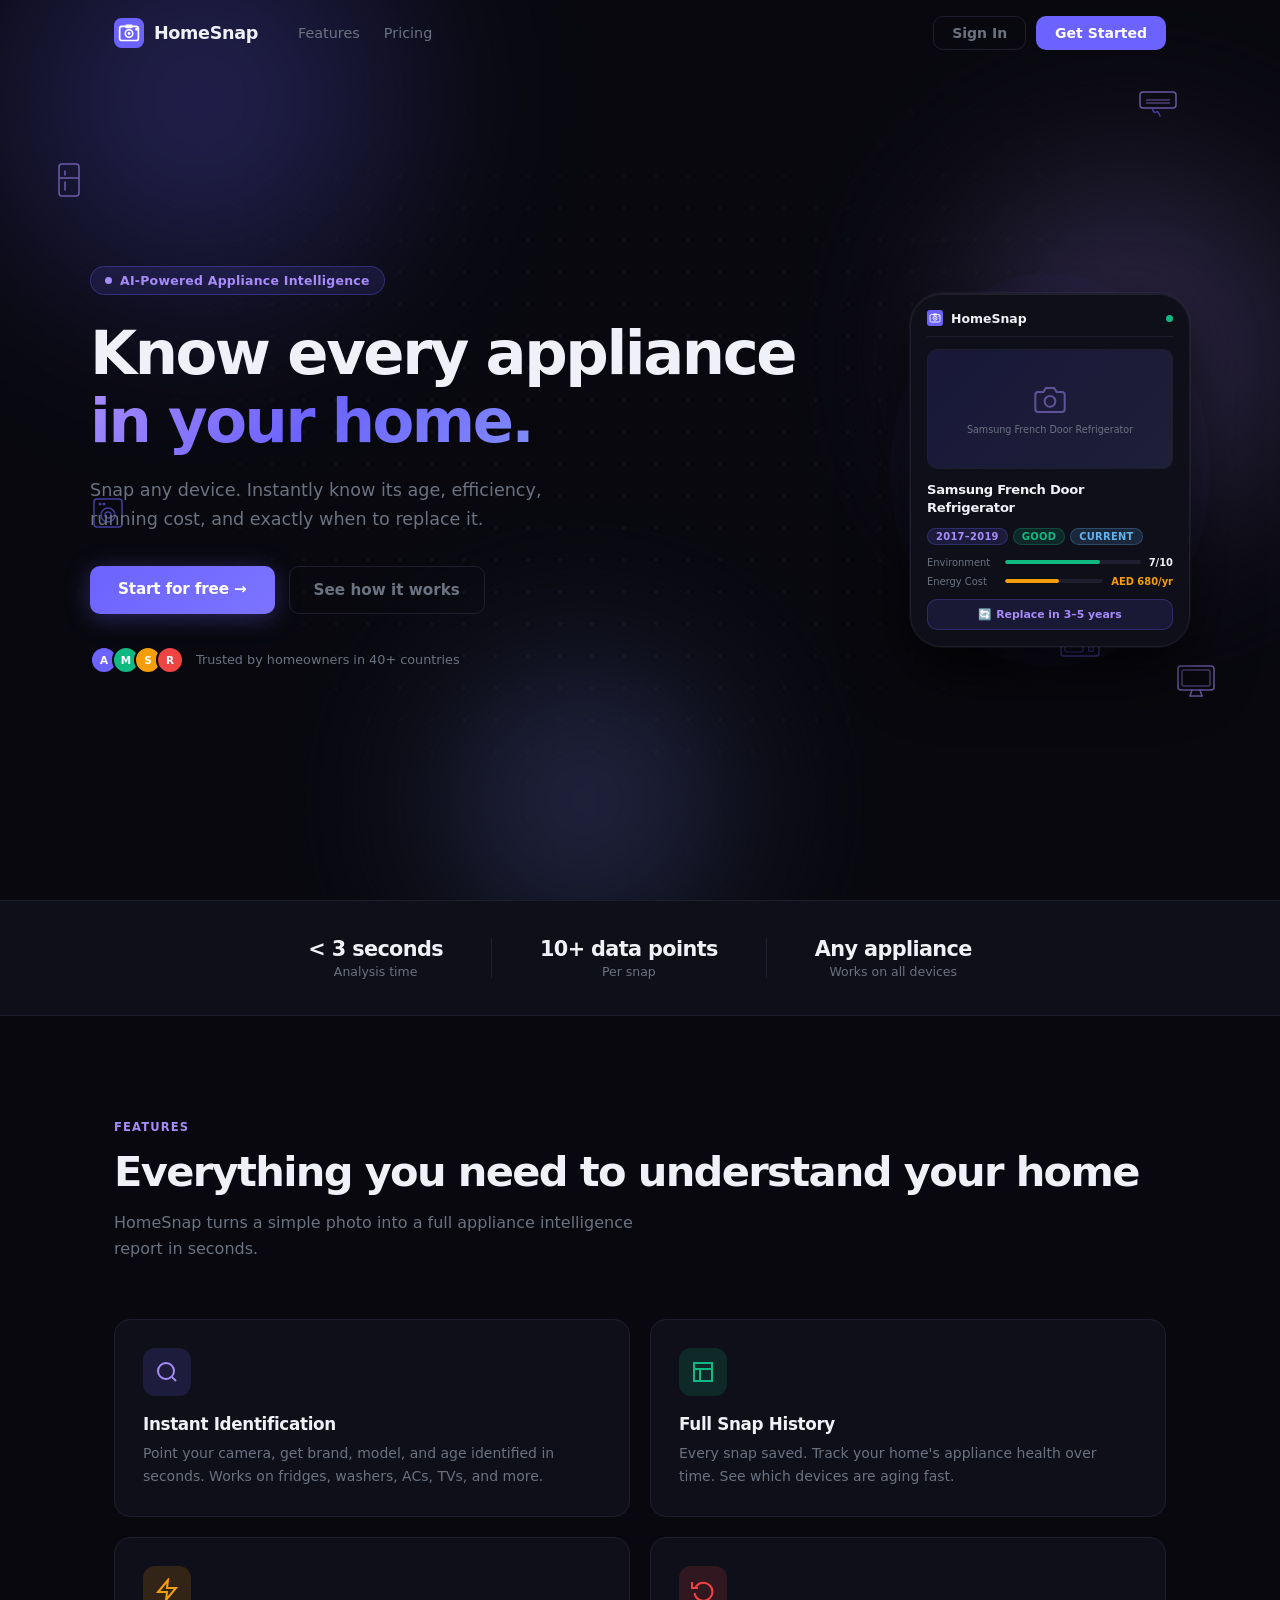
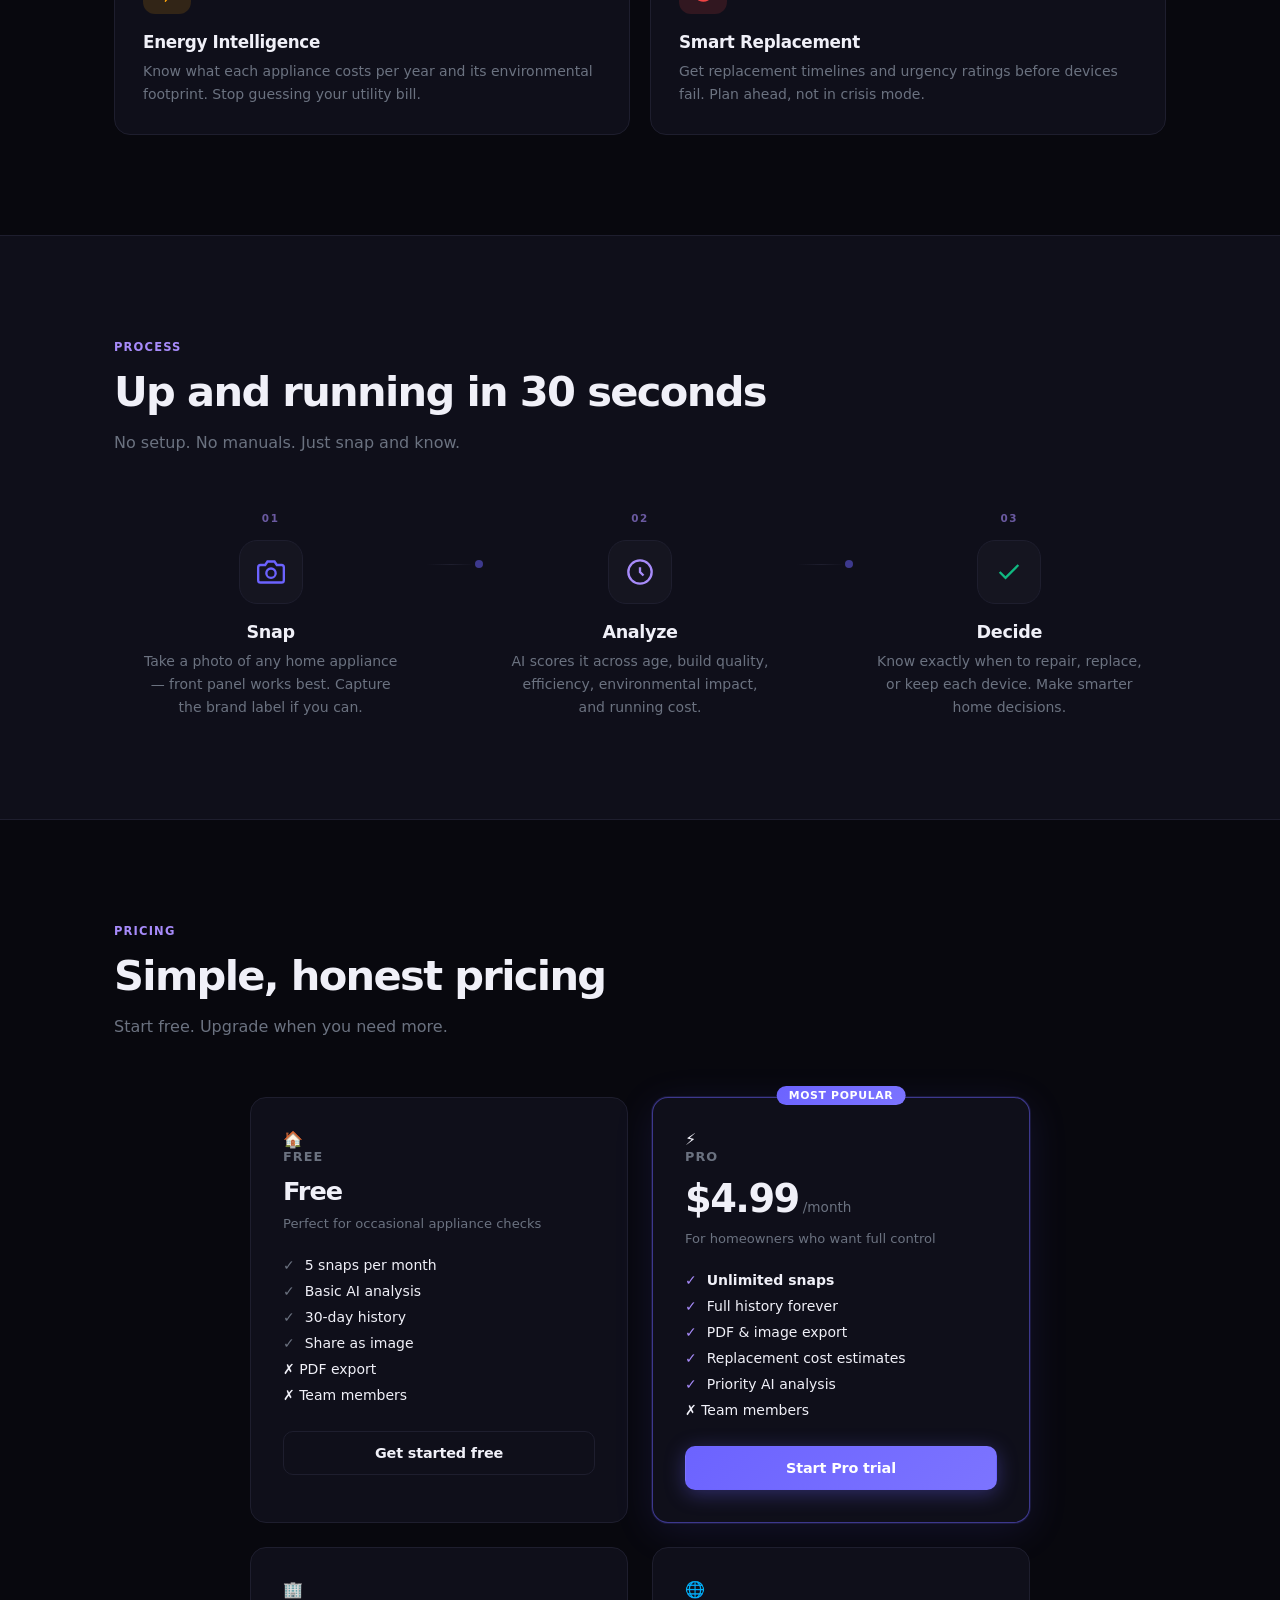
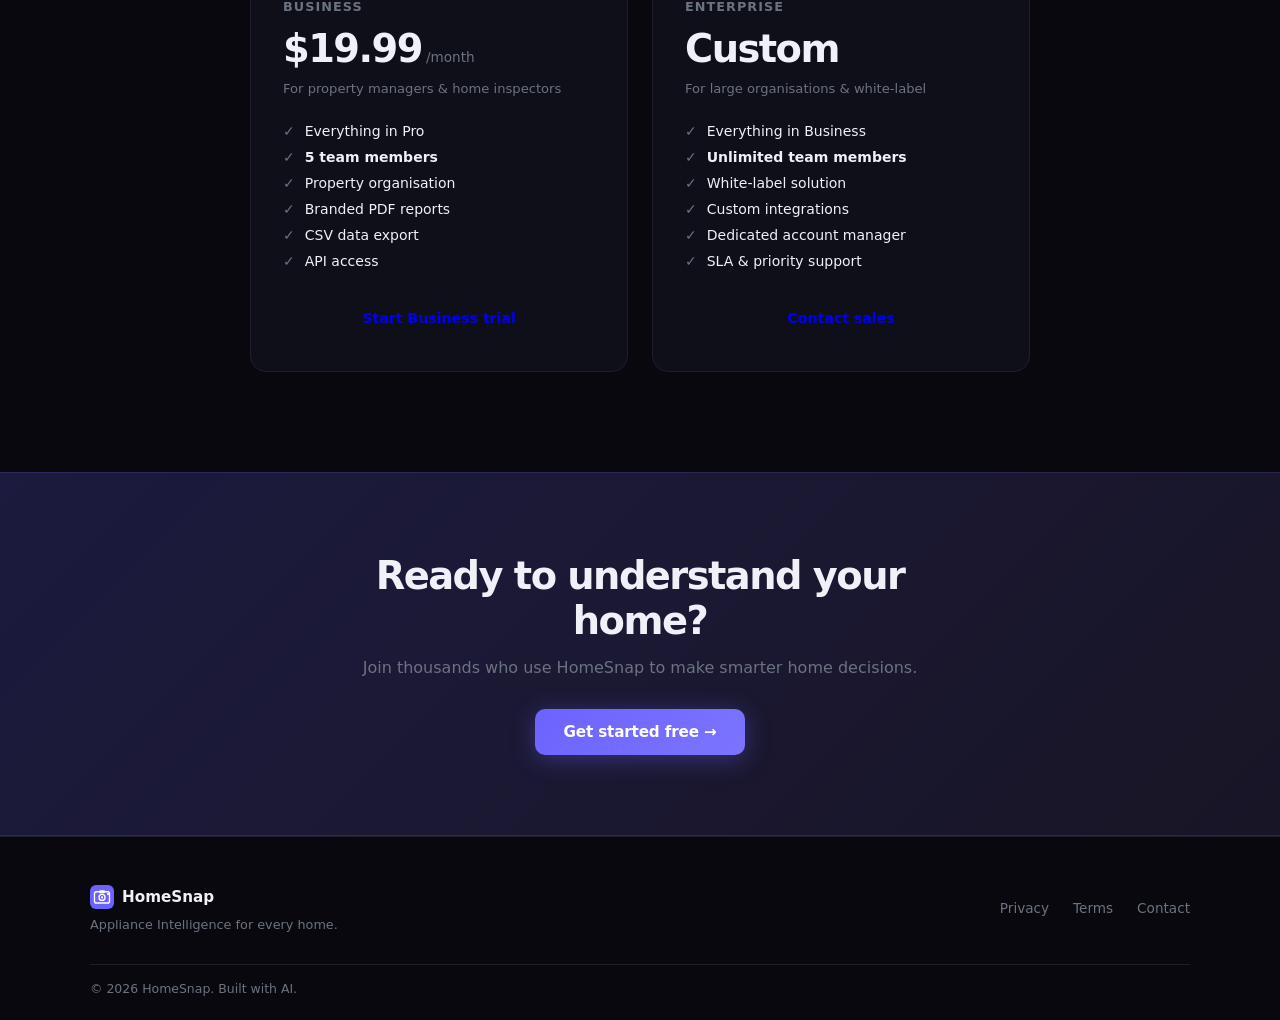
<file: index.html>
<!DOCTYPE html>
<html lang="en">
<head>
  <meta charset="UTF-8" />
  <meta name="viewport" content="width=device-width, initial-scale=1.0" />
  <meta name="description" content="Snap any home appliance and get instant AI-powered insights on age, quality, efficiency, and when to replace it." />
  <meta name="theme-color" content="#08080e" />
  <title>HomeSnap — Know Every Appliance in Your Home</title>
  <link rel="stylesheet" href="landing.css" />
</head>
<body>

  <!-- ── Nav ── -->
  <nav class="nav" id="nav">
    <div class="nav-inner">
      <a href="/" class="nav-logo">
        <svg width="30" height="30" viewBox="0 0 32 32" fill="none">
          <rect width="32" height="32" rx="8" fill="#6c63ff"/>
          <rect x="6" y="9" width="20" height="15" rx="2.5" fill="none" stroke="white" stroke-width="1.8"/>
          <circle cx="16" cy="16.5" r="4" fill="none" stroke="white" stroke-width="1.7"/>
          <circle cx="16" cy="16.5" r="1.5" fill="white"/>
          <rect x="12" y="7" width="8" height="4" rx="1.5" fill="white"/>
          <circle cx="24" cy="12" r="1.5" fill="white"/>
        </svg>
        <span>HomeSnap</span>
      </a>
      <div class="nav-links">
        <a href="#features">Features</a>
        <a href="#pricing">Pricing</a>
      </div>
      <div class="nav-actions">
        <a href="/app.html" class="btn-ghost">Sign In</a>
        <a href="/app.html" class="btn-accent">Get Started</a>
      </div>
      <button class="nav-mobile-cta" onclick="location.href='/app.html'">Get Started</button>
    </div>
  </nav>

  <!-- ── Hero ── -->
  <section class="hero">
    <div class="hero-bg">
      <div class="blob blob-1"></div>
      <div class="blob blob-2"></div>
      <div class="blob blob-3"></div>
      <div class="dot-grid"></div>
    </div>

    <!-- Floating appliance icons -->
    <div class="floating-icons" aria-hidden="true">
      <!-- Fridge -->
      <div class="float-icon float-1">
        <svg width="36" height="36" viewBox="0 0 36 36" fill="none">
          <rect x="8" y="2" width="20" height="32" rx="3" fill="none" stroke="#a78bfa" stroke-width="1.5"/>
          <line x1="8" y1="16" x2="28" y2="16" stroke="#a78bfa" stroke-width="1.5"/>
          <line x1="14" y1="9" x2="14" y2="13" stroke="#a78bfa" stroke-width="1.5" stroke-linecap="round"/>
          <line x1="14" y1="20" x2="14" y2="28" stroke="#a78bfa" stroke-width="1.5" stroke-linecap="round"/>
        </svg>
      </div>
      <!-- Washer -->
      <div class="float-icon float-2">
        <svg width="36" height="36" viewBox="0 0 36 36" fill="none">
          <rect x="4" y="4" width="28" height="28" rx="3" fill="none" stroke="#6c63ff" stroke-width="1.5"/>
          <circle cx="18" cy="20" r="7" fill="none" stroke="#6c63ff" stroke-width="1.5"/>
          <circle cx="18" cy="20" r="3" fill="none" stroke="#6c63ff" stroke-width="1.5"/>
          <circle cx="10" cy="9" r="1.5" fill="#6c63ff"/>
          <circle cx="14" cy="9" r="1.5" fill="#6c63ff"/>
        </svg>
      </div>
      <!-- AC -->
      <div class="float-icon float-3">
        <svg width="40" height="28" viewBox="0 0 40 28" fill="none">
          <rect x="2" y="2" width="36" height="16" rx="3" fill="none" stroke="#a78bfa" stroke-width="1.5"/>
          <line x1="8" y1="10" x2="32" y2="10" stroke="#a78bfa" stroke-width="1"/>
          <line x1="8" y1="13" x2="32" y2="13" stroke="#a78bfa" stroke-width="1"/>
          <path d="M14 18 Q16 24 18 22 Q20 20 22 26" stroke="#6c63ff" stroke-width="1.5" fill="none" stroke-linecap="round"/>
        </svg>
      </div>
      <!-- TV -->
      <div class="float-icon float-4">
        <svg width="40" height="34" viewBox="0 0 40 34" fill="none">
          <rect x="2" y="2" width="36" height="24" rx="3" fill="none" stroke="#a78bfa" stroke-width="1.5"/>
          <rect x="6" y="6" width="28" height="16" rx="1" fill="none" stroke="#a78bfa" stroke-width="1"/>
          <line x1="16" y1="26" x2="14" y2="32" stroke="#a78bfa" stroke-width="1.5" stroke-linecap="round"/>
          <line x1="24" y1="26" x2="26" y2="32" stroke="#a78bfa" stroke-width="1.5" stroke-linecap="round"/>
          <line x1="14" y1="32" x2="26" y2="32" stroke="#a78bfa" stroke-width="1.5" stroke-linecap="round"/>
        </svg>
      </div>
      <!-- Microwave -->
      <div class="float-icon float-5">
        <svg width="42" height="30" viewBox="0 0 42 30" fill="none">
          <rect x="2" y="4" width="38" height="22" rx="3" fill="none" stroke="#6c63ff" stroke-width="1.5"/>
          <rect x="6" y="8" width="18" height="14" rx="2" fill="none" stroke="#6c63ff" stroke-width="1.2"/>
          <circle cx="32" cy="13" r="2.5" fill="none" stroke="#6c63ff" stroke-width="1.2"/>
          <circle cx="32" cy="19" r="2.5" fill="none" stroke="#6c63ff" stroke-width="1.2"/>
          <line x1="29" y1="13" x2="34.5" y2="13" stroke="#6c63ff" stroke-width="1.2"/>
        </svg>
      </div>
    </div>

    <div class="hero-inner">
      <div class="hero-left">
        <div class="hero-badge">
          <span class="hero-badge-dot"></span>
          AI-Powered Appliance Intelligence
        </div>
        <h1 class="hero-headline">
          Know every appliance<br />
          <span class="gradient-text">in your home.</span>
        </h1>
        <p class="hero-sub">
          Snap any device. Instantly know its age, efficiency, running cost, and exactly when to replace it.
        </p>
        <div class="hero-ctas">
          <a href="/app.html" class="cta-primary">Start for free →</a>
          <a href="#how-it-works" class="cta-ghost">See how it works</a>
        </div>
        <div class="hero-social-proof">
          <div class="avatars">
            <div class="avatar av1">A</div>
            <div class="avatar av2">M</div>
            <div class="avatar av3">S</div>
            <div class="avatar av4">R</div>
          </div>
          <span>Trusted by homeowners in 40+ countries</span>
        </div>
      </div>

      <div class="hero-right">
        <div class="phone-mockup">
          <div class="phone-inner">
            <!-- Phone header -->
            <div class="phone-header">
              <svg width="16" height="16" viewBox="0 0 32 32" fill="none">
                <rect width="32" height="32" rx="6" fill="#6c63ff"/>
                <rect x="6" y="9" width="20" height="15" rx="2.5" fill="none" stroke="white" stroke-width="1.8"/>
                <circle cx="16" cy="16.5" r="4" fill="none" stroke="white" stroke-width="1.7"/>
                <circle cx="16" cy="16.5" r="1.5" fill="white"/>
                <rect x="12" y="7" width="8" height="4" rx="1.5" fill="white"/>
                <circle cx="24" cy="12" r="1.5" fill="white"/>
              </svg>
              <span>HomeSnap</span>
              <div class="phone-status-dot"></div>
            </div>
            <!-- Image placeholder -->
            <div class="phone-image-placeholder">
              <svg width="32" height="32" viewBox="0 0 24 24" fill="none" stroke="rgba(167,139,250,0.5)" stroke-width="1.5">
                <path d="M23 19a2 2 0 0 1-2 2H3a2 2 0 0 1-2-2V8a2 2 0 0 1 2-2h4l2-3h6l2 3h4a2 2 0 0 1 2 2z"/>
                <circle cx="12" cy="13" r="4"/>
              </svg>
              <span>Samsung French Door Refrigerator</span>
            </div>
            <!-- Device name -->
            <div class="phone-device-name">Samsung French Door Refrigerator</div>
            <!-- Badges -->
            <div class="phone-badges">
              <span class="phone-badge pb-purple">2017–2019</span>
              <span class="phone-badge pb-green">Good</span>
              <span class="phone-badge pb-blue">Current</span>
            </div>
            <!-- Score bars -->
            <div class="phone-scores">
              <div class="phone-score-row">
                <span class="phone-score-label">Environment</span>
                <div class="phone-score-bar">
                  <div class="phone-score-fill psf-green" style="width:70%"></div>
                </div>
                <span class="phone-score-num">7/10</span>
              </div>
              <div class="phone-score-row">
                <span class="phone-score-label">Energy Cost</span>
                <div class="phone-score-bar">
                  <div class="phone-score-fill psf-yellow" style="width:55%"></div>
                </div>
                <span class="phone-score-num psn-yellow">AED 680/yr</span>
              </div>
            </div>
            <!-- Replace badge -->
            <div class="phone-replace-badge">
              🔄 Replace in 3–5 years
            </div>
          </div>
          <!-- Glow effect -->
          <div class="phone-glow"></div>
        </div>
      </div>
    </div>
  </section>

  <!-- ── Stats ── -->
  <section class="stats-bar">
    <div class="stats-inner">
      <div class="stat-item">
        <div class="stat-value">&#60; 3 seconds</div>
        <div class="stat-label">Analysis time</div>
      </div>
      <div class="stat-divider"></div>
      <div class="stat-item">
        <div class="stat-value">10+ data points</div>
        <div class="stat-label">Per snap</div>
      </div>
      <div class="stat-divider"></div>
      <div class="stat-item">
        <div class="stat-value">Any appliance</div>
        <div class="stat-label">Works on all devices</div>
      </div>
    </div>
  </section>

  <!-- ── Features ── -->
  <section class="features" id="features">
    <div class="section-inner">
      <div class="section-label">Features</div>
      <h2 class="section-title">Everything you need to understand your home</h2>
      <p class="section-sub">HomeSnap turns a simple photo into a full appliance intelligence report in seconds.</p>

      <div class="features-grid">
        <div class="feature-card fade-up">
          <div class="feature-icon" style="background:rgba(108,99,255,0.15)">
            <svg width="24" height="24" viewBox="0 0 24 24" fill="none" stroke="#a78bfa" stroke-width="2">
              <circle cx="11" cy="11" r="8"/><line x1="21" y1="21" x2="16.65" y2="16.65"/>
            </svg>
          </div>
          <h3>Instant Identification</h3>
          <p>Point your camera, get brand, model, and age identified in seconds. Works on fridges, washers, ACs, TVs, and more.</p>
        </div>

        <div class="feature-card fade-up" style="transition-delay:0.1s">
          <div class="feature-icon" style="background:rgba(16,185,129,0.15)">
            <svg width="24" height="24" viewBox="0 0 24 24" fill="none" stroke="#10b981" stroke-width="2">
              <path d="M3 3h18v18H3z" rx="2"/><path d="M3 9h18M9 21V9"/>
            </svg>
          </div>
          <h3>Full Snap History</h3>
          <p>Every snap saved. Track your home's appliance health over time. See which devices are aging fast.</p>
        </div>

        <div class="feature-card fade-up" style="transition-delay:0.2s">
          <div class="feature-icon" style="background:rgba(245,158,11,0.15)">
            <svg width="24" height="24" viewBox="0 0 24 24" fill="none" stroke="#f59e0b" stroke-width="2">
              <polygon points="13 2 3 14 12 14 11 22 21 10 12 10 13 2"/>
            </svg>
          </div>
          <h3>Energy Intelligence</h3>
          <p>Know what each appliance costs per year and its environmental footprint. Stop guessing your utility bill.</p>
        </div>

        <div class="feature-card fade-up" style="transition-delay:0.3s">
          <div class="feature-icon" style="background:rgba(239,68,68,0.15)">
            <svg width="24" height="24" viewBox="0 0 24 24" fill="none" stroke="#ef4444" stroke-width="2">
              <polyline points="1 4 1 10 7 10"/><path d="M3.51 15a9 9 0 1 0 .49-4.5"/>
            </svg>
          </div>
          <h3>Smart Replacement</h3>
          <p>Get replacement timelines and urgency ratings before devices fail. Plan ahead, not in crisis mode.</p>
        </div>
      </div>
    </div>
  </section>

  <!-- ── How it works ── -->
  <section class="how-it-works" id="how-it-works">
    <div class="section-inner">
      <div class="section-label">Process</div>
      <h2 class="section-title">Up and running in 30 seconds</h2>
      <p class="section-sub">No setup. No manuals. Just snap and know.</p>

      <div class="steps-row">
        <div class="hiw-step fade-up">
          <div class="hiw-num">01</div>
          <div class="hiw-icon">
            <svg width="28" height="28" viewBox="0 0 24 24" fill="none" stroke="#6c63ff" stroke-width="2">
              <path d="M23 19a2 2 0 0 1-2 2H3a2 2 0 0 1-2-2V8a2 2 0 0 1 2-2h4l2-3h6l2 3h4a2 2 0 0 1 2 2z"/>
              <circle cx="12" cy="13" r="4"/>
            </svg>
          </div>
          <h3>Snap</h3>
          <p>Take a photo of any home appliance — front panel works best. Capture the brand label if you can.</p>
        </div>

        <div class="hiw-connector" aria-hidden="true">
          <div class="connector-line"></div>
          <div class="connector-dot"></div>
        </div>

        <div class="hiw-step fade-up" style="transition-delay:0.15s">
          <div class="hiw-num">02</div>
          <div class="hiw-icon">
            <svg width="28" height="28" viewBox="0 0 24 24" fill="none" stroke="#a78bfa" stroke-width="2">
              <circle cx="12" cy="12" r="10"/><path d="M12 8v4l3 3"/>
            </svg>
          </div>
          <h3>Analyze</h3>
          <p>AI scores it across age, build quality, efficiency, environmental impact, and running cost.</p>
        </div>

        <div class="hiw-connector" aria-hidden="true">
          <div class="connector-line"></div>
          <div class="connector-dot"></div>
        </div>

        <div class="hiw-step fade-up" style="transition-delay:0.3s">
          <div class="hiw-num">03</div>
          <div class="hiw-icon">
            <svg width="28" height="28" viewBox="0 0 24 24" fill="none" stroke="#10b981" stroke-width="2">
              <polyline points="20 6 9 17 4 12"/>
            </svg>
          </div>
          <h3>Decide</h3>
          <p>Know exactly when to repair, replace, or keep each device. Make smarter home decisions.</p>
        </div>
      </div>
    </div>
  </section>

  <!-- ── Pricing ── -->
  <section class="pricing" id="pricing">
    <div class="section-inner">
      <div class="section-label">Pricing</div>
      <h2 class="section-title">Simple, honest pricing</h2>
      <p class="section-sub">Start free. Upgrade when you need more.</p>

      <div class="pricing-grid pricing-grid-4">

        <!-- Free -->
        <div class="pricing-card fade-up">
          <div class="plan-icon">🏠</div>
          <div class="plan-name">Free</div>
          <div class="plan-price">
            <span class="price-amount" style="font-size:1.6rem">Free</span>
          </div>
          <p class="plan-desc">Perfect for occasional appliance checks</p>
          <ul class="plan-features">
            <li><span class="pf-check">✓</span> 5 snaps per month</li>
            <li><span class="pf-check">✓</span> Basic AI analysis</li>
            <li><span class="pf-check">✓</span> 30-day history</li>
            <li><span class="pf-check">✓</span> Share as image</li>
            <li class="pf-no">✗ PDF export</li>
            <li class="pf-no">✗ Team members</li>
          </ul>
          <a href="/app.html" class="plan-cta plan-cta-ghost">Get started free</a>
        </div>

        <!-- Pro -->
        <div class="pricing-card pricing-card-pro fade-up" style="transition-delay:0.1s">
          <div class="plan-badge">Most popular</div>
          <div class="plan-icon">⚡</div>
          <div class="plan-name">Pro</div>
          <div class="plan-price">
            <span class="price-amount" id="landing-price-pro">$4.99</span>
            <span class="price-period">/month</span>
          </div>
          <p class="plan-desc">For homeowners who want full control</p>
          <ul class="plan-features">
            <li><span class="pf-check pf-accent">✓</span> <strong>Unlimited snaps</strong></li>
            <li><span class="pf-check pf-accent">✓</span> Full history forever</li>
            <li><span class="pf-check pf-accent">✓</span> PDF &amp; image export</li>
            <li><span class="pf-check pf-accent">✓</span> Replacement cost estimates</li>
            <li><span class="pf-check pf-accent">✓</span> Priority AI analysis</li>
            <li class="pf-no">✗ Team members</li>
          </ul>
          <a href="/app.html" class="plan-cta plan-cta-accent">Start Pro trial</a>
        </div>

        <!-- Business -->
        <div class="pricing-card pricing-card-biz fade-up" style="transition-delay:0.2s">
          <div class="plan-icon">🏢</div>
          <div class="plan-name">Business</div>
          <div class="plan-price">
            <span class="price-amount" id="landing-price-biz">$19.99</span>
            <span class="price-period">/month</span>
          </div>
          <p class="plan-desc">For property managers &amp; home inspectors</p>
          <ul class="plan-features">
            <li><span class="pf-check pf-biz">✓</span> Everything in Pro</li>
            <li><span class="pf-check pf-biz">✓</span> <strong>5 team members</strong></li>
            <li><span class="pf-check pf-biz">✓</span> Property organisation</li>
            <li><span class="pf-check pf-biz">✓</span> Branded PDF reports</li>
            <li><span class="pf-check pf-biz">✓</span> CSV data export</li>
            <li><span class="pf-check pf-biz">✓</span> API access</li>
          </ul>
          <a href="/app.html" class="plan-cta plan-cta-biz">Start Business trial</a>
        </div>

        <!-- Enterprise -->
        <div class="pricing-card pricing-card-ent fade-up" style="transition-delay:0.3s">
          <div class="plan-icon">🌐</div>
          <div class="plan-name">Enterprise</div>
          <div class="plan-price">
            <span class="price-amount price-custom">Custom</span>
          </div>
          <p class="plan-desc">For large organisations &amp; white-label</p>
          <ul class="plan-features">
            <li><span class="pf-check pf-ent">✓</span> Everything in Business</li>
            <li><span class="pf-check pf-ent">✓</span> <strong>Unlimited team members</strong></li>
            <li><span class="pf-check pf-ent">✓</span> White-label solution</li>
            <li><span class="pf-check pf-ent">✓</span> Custom integrations</li>
            <li><span class="pf-check pf-ent">✓</span> Dedicated account manager</li>
            <li><span class="pf-check pf-ent">✓</span> SLA &amp; priority support</li>
          </ul>
          <a href="mailto:hello@homesnap.app" class="plan-cta plan-cta-ent">Contact sales</a>
        </div>

      </div>
    </div>
  </section>

  <!-- ── CTA Banner ── -->
  <section class="cta-banner">
    <div class="cta-banner-inner">
      <h2>Ready to understand your home?</h2>
      <p>Join thousands who use HomeSnap to make smarter home decisions.</p>
      <a href="/app.html" class="cta-primary">Get started free →</a>
    </div>
  </section>

  <!-- ── Footer ── -->
  <footer class="footer">
    <div class="footer-inner">
      <div class="footer-brand">
        <div class="footer-logo">
          <svg width="24" height="24" viewBox="0 0 32 32" fill="none">
            <rect width="32" height="32" rx="8" fill="#6c63ff"/>
            <rect x="6" y="9" width="20" height="15" rx="2.5" fill="none" stroke="white" stroke-width="1.8"/>
            <circle cx="16" cy="16.5" r="4" fill="none" stroke="white" stroke-width="1.7"/>
            <circle cx="16" cy="16.5" r="1.5" fill="white"/>
            <rect x="12" y="7" width="8" height="4" rx="1.5" fill="white"/>
            <circle cx="24" cy="12" r="1.5" fill="white"/>
          </svg>
          <span>HomeSnap</span>
        </div>
        <p class="footer-tagline">Appliance Intelligence for every home.</p>
      </div>
      <div class="footer-links">
        <a href="#">Privacy</a>
        <a href="#">Terms</a>
        <a href="#">Contact</a>
      </div>
    </div>
    <div class="footer-copy">© 2026 HomeSnap. Built with AI.</div>
  </footer>

  <script src="landing.js"></script>
</body>
</html>
</file>
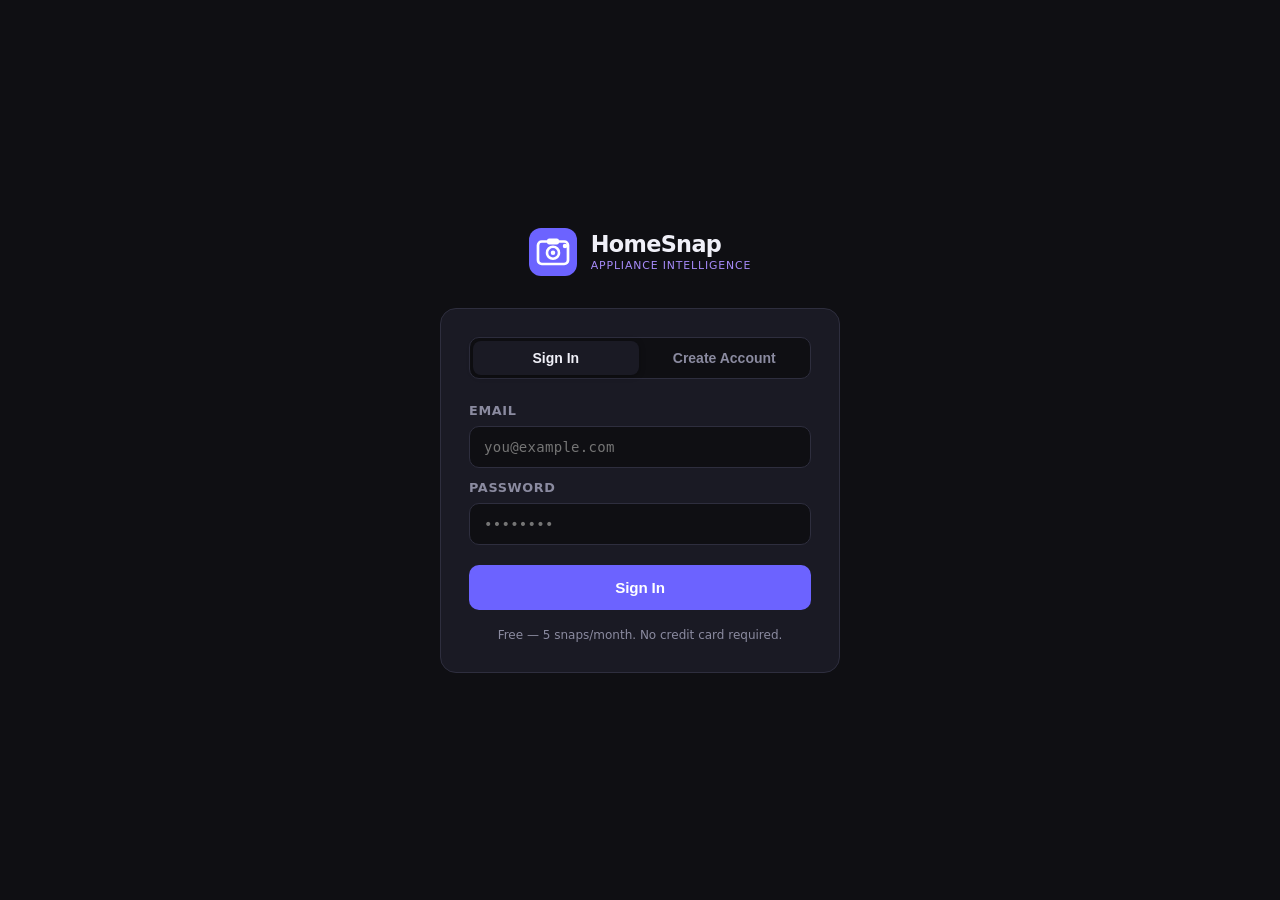
<file: app.html>
<!DOCTYPE html>
<html lang="en">
<head>
  <meta charset="UTF-8" />
  <meta name="viewport" content="width=device-width, initial-scale=1.0, viewport-fit=cover" />
  <meta name="description" content="Snap any home appliance and get instant AI-powered insights on age, quality, efficiency, and when to replace it." />
  <meta name="theme-color" content="#0f0f13" />
  <meta name="apple-mobile-web-app-capable" content="yes" />
  <meta name="apple-mobile-web-app-status-bar-style" content="black-translucent" />
  <meta name="apple-mobile-web-app-title" content="HomeSnap" />
  <link rel="manifest" href="manifest.json" />
  <link rel="apple-touch-icon" href="icon-192.svg" />
  <title>HomeSnap — Appliance Intelligence</title>
  <link rel="stylesheet" href="styles.css" />
</head>
<body>

  <!-- ── Auth Screen ── -->
  <div class="auth-screen" id="auth-screen">
    <div class="auth-inner">
      <div class="auth-logo">
        <svg width="48" height="48" viewBox="0 0 32 32" fill="none">
          <rect width="32" height="32" rx="8" fill="#6c63ff"/>
          <rect x="6" y="9" width="20" height="15" rx="2.5" fill="none" stroke="white" stroke-width="1.8"/>
          <circle cx="16" cy="16.5" r="4" fill="none" stroke="white" stroke-width="1.7"/>
          <circle cx="16" cy="16.5" r="1.5" fill="white"/>
          <rect x="12" y="7" width="8" height="4" rx="1.5" fill="white"/>
          <circle cx="24" cy="12" r="1.5" fill="white"/>
        </svg>
        <div>
          <div class="auth-logo-name">HomeSnap</div>
          <div class="auth-logo-sub">Appliance Intelligence</div>
        </div>
      </div>

      <div class="auth-card">
        <div class="auth-tabs">
          <button class="auth-tab active" id="tab-signin" onclick="switchAuthTab('signin')">Sign In</button>
          <button class="auth-tab" id="tab-signup" onclick="switchAuthTab('signup')">Create Account</button>
        </div>

        <form id="auth-form" onsubmit="handleAuth(event)">
          <div class="field">
            <label for="auth-email">Email</label>
            <input type="email" id="auth-email" placeholder="you@example.com" required autocomplete="email" />
          </div>
          <div class="field" style="margin-top:12px">
            <label for="auth-password">Password</label>
            <input type="password" id="auth-password" placeholder="••••••••" required autocomplete="current-password" minlength="6" />
          </div>
          <div id="auth-error" class="auth-error hidden"></div>
          <button type="submit" class="btn-primary" id="auth-submit-btn" style="margin-top:20px">Sign In</button>
        </form>

        <p class="auth-note">Free — 5 snaps/month. No credit card required.</p>
      </div>
    </div>
  </div>

  <!-- ── Main App ── -->
  <div class="app-shell hidden" id="app-shell">

    <!-- Header -->
    <header class="app-header">
      <div class="logo">
        <svg width="28" height="28" viewBox="0 0 32 32" fill="none">
          <rect width="32" height="32" rx="8" fill="#6c63ff"/>
          <rect x="6" y="9" width="20" height="15" rx="2.5" fill="none" stroke="white" stroke-width="1.8"/>
          <circle cx="16" cy="16.5" r="4" fill="none" stroke="white" stroke-width="1.7"/>
          <circle cx="16" cy="16.5" r="1.5" fill="white"/>
          <rect x="12" y="7" width="8" height="4" rx="1.5" fill="white"/>
          <circle cx="24" cy="12" r="1.5" fill="white"/>
        </svg>
        <div>
          HomeSnap
          <span class="logo-sub">Appliance Intelligence</span>
        </div>
      </div>
      <div class="user-avatar-wrap" id="user-avatar-wrap" onclick="toggleUserMenu()">
        <div class="user-avatar" id="user-avatar">U</div>
        <div class="user-dropdown hidden" id="user-dropdown">
          <div class="user-dropdown-email" id="user-dropdown-email"></div>
          <div class="user-dropdown-plan" id="user-dropdown-plan"></div>
          <button class="user-dropdown-logout" onclick="logout()">Sign out</button>
        </div>
      </div>
    </header>

    <!-- Tab Contents -->
    <main class="app-main" id="app-main">

      <!-- Snap Tab -->
      <div class="tab-content active" id="tab-snap">
        <div class="instruction-card">
          <h2>
            <svg width="18" height="18" viewBox="0 0 24 24" fill="none" stroke="var(--accent2)" stroke-width="2">
              <circle cx="12" cy="12" r="10"/><line x1="12" y1="8" x2="12" y2="12"/><line x1="12" y1="16" x2="12.01" y2="16"/>
            </svg>
            How to get the best results
          </h2>
          <div class="steps">
            <div class="step">
              <div class="step-num">1</div>
              <div class="step-text"><strong>Front panel</strong> — shoot straight-on to capture the brand name and model label</div>
            </div>
            <div class="step">
              <div class="step-num">2</div>
              <div class="step-text"><strong>Good lighting</strong> — avoid shadows; indoor lights or natural light work best</div>
            </div>
            <div class="step">
              <div class="step-num">3</div>
              <div class="step-text"><strong>Include the label</strong> — capture the energy/serial sticker if visible for higher accuracy</div>
            </div>
            <div class="step">
              <div class="step-num">4</div>
              <div class="step-text"><strong>Full device</strong> — include the whole appliance, not just a partial view</div>
            </div>
          </div>
        </div>

        <!-- Capture Zone -->
        <div class="capture-zone" id="capture-zone">
          <div class="capture-placeholder" id="capture-placeholder">
            <div class="capture-icon">
              <svg width="32" height="32" viewBox="0 0 24 24" fill="none" stroke="var(--accent2)" stroke-width="1.8">
                <path d="M23 19a2 2 0 0 1-2 2H3a2 2 0 0 1-2-2V8a2 2 0 0 1 2-2h4l2-3h6l2 3h4a2 2 0 0 1 2 2z"/>
                <circle cx="12" cy="13" r="4"/>
              </svg>
            </div>
            <h3>Snap your appliance</h3>
            <p>Take a photo or upload an image of any home device</p>
            <div class="capture-actions">
              <label class="chip" for="file-camera">
                <svg width="14" height="14" viewBox="0 0 24 24" fill="none" stroke="currentColor" stroke-width="2.5">
                  <path d="M23 19a2 2 0 0 1-2 2H3a2 2 0 0 1-2-2V8a2 2 0 0 1 2-2h4l2-3h6l2 3h4a2 2 0 0 1 2 2z"/>
                  <circle cx="12" cy="13" r="4"/>
                </svg>
                Camera
              </label>
              <label class="chip" for="file-upload">
                <svg width="14" height="14" viewBox="0 0 24 24" fill="none" stroke="currentColor" stroke-width="2.5">
                  <polyline points="16 16 12 12 8 16"/><line x1="12" y1="12" x2="12" y2="21"/>
                  <path d="M20.39 18.39A5 5 0 0 0 18 9h-1.26A8 8 0 1 0 3 16.3"/>
                </svg>
                Upload
              </label>
            </div>
          </div>

          <div id="preview-wrap" class="hidden" style="width:100%">
            <img id="preview-image" alt="Appliance preview" />
            <div class="preview-overlay">
              <span style="color:rgba(255,255,255,0.7);font-size:0.8rem">Ready to analyze</span>
              <button class="preview-change" id="preview-change">Change photo</button>
            </div>
          </div>
        </div>

        <!-- File inputs -->
        <input type="file" id="file-camera" accept="image/*" capture="environment" style="display:none" />
        <input type="file" id="file-upload" accept="image/*" style="display:none" />

        <!-- Analyze -->
        <div id="analyze-section" class="hidden">
          <button class="analyze-btn" id="analyze-btn">
            <span id="btn-text" style="display:flex;align-items:center;gap:10px">
              <svg width="20" height="20" viewBox="0 0 24 24" fill="none" stroke="currentColor" stroke-width="2.5">
                <circle cx="11" cy="11" r="8"/><line x1="21" y1="21" x2="16.65" y2="16.65"/>
              </svg>
              Analyze Appliance
            </span>
            <div id="btn-spinner" class="spinner hidden"></div>
          </button>
          <div class="loading-msg hidden" id="loading-msg">Analyzing image...</div>
        </div>

        <!-- Error -->
        <div class="error-toast hidden" id="error-toast"></div>

        <!-- Results -->
        <div class="results hidden" id="results-section"></div>
      </div>

      <!-- History Tab -->
      <div class="tab-content" id="tab-history">
        <div class="tab-header">
          <h2 class="tab-title">Snap History</h2>
          <p class="tab-subtitle" id="history-subtitle">Your analyzed appliances</p>
        </div>
        <div id="history-empty" class="history-empty hidden">
          <div class="history-empty-icon">
            <svg width="48" height="48" viewBox="0 0 24 24" fill="none" stroke="var(--text-muted)" stroke-width="1.5">
              <rect x="2" y="3" width="20" height="14" rx="2"/><path d="M8 21h8M12 17v4"/>
            </svg>
          </div>
          <h3>No snaps yet</h3>
          <p>Snap your first appliance to see it here!</p>
          <button class="btn-primary" style="max-width:200px;margin:0 auto" onclick="switchTab('snap')">Snap now</button>
        </div>
        <div id="history-grid" class="history-grid"></div>
      </div>

      <!-- Profile Tab -->
      <div class="tab-content" id="tab-profile">
        <div class="tab-header">
          <h2 class="tab-title">Profile</h2>
        </div>

        <div class="profile-section">
          <div class="profile-row">
            <div class="profile-avatar" id="profile-avatar">U</div>
            <div class="profile-info">
              <div class="profile-email" id="profile-email"></div>
              <span class="profile-plan-badge" id="profile-plan-badge">Free</span>
            </div>
          </div>

          <div class="usage-card" id="usage-card">
            <div class="usage-header">
              <span class="usage-label">Snaps this month</span>
              <span class="usage-count" id="usage-count">0 / 5</span>
            </div>
            <div class="usage-bar">
              <div class="usage-fill" id="usage-fill" style="width:0%"></div>
            </div>
            <p class="usage-note" id="usage-note">5 snaps remaining</p>
          </div>

          <button class="upgrade-btn" id="upgrade-btn" onclick="showUpgradeModal()">
            <svg width="16" height="16" viewBox="0 0 24 24" fill="none" stroke="currentColor" stroke-width="2.5">
              <polygon points="13 2 3 14 12 14 11 22 21 10 12 10 13 2"/>
            </svg>
            Upgrade to Pro
          </button>

          <button class="signout-btn" onclick="logout()">
            <svg width="16" height="16" viewBox="0 0 24 24" fill="none" stroke="currentColor" stroke-width="2">
              <path d="M9 21H5a2 2 0 0 1-2-2V5a2 2 0 0 1 2-2h4"/><polyline points="16 17 21 12 16 7"/><line x1="21" y1="12" x2="9" y2="12"/>
            </svg>
            Sign out
          </button>
        </div>
      </div>

    </main>

    <!-- Bottom Tab Bar -->
    <nav class="tab-bar">
      <button class="tab-btn active" id="nav-snap" onclick="switchTab('snap')">
        <svg width="22" height="22" viewBox="0 0 24 24" fill="none" stroke="currentColor" stroke-width="2">
          <path d="M23 19a2 2 0 0 1-2 2H3a2 2 0 0 1-2-2V8a2 2 0 0 1 2-2h4l2-3h6l2 3h4a2 2 0 0 1 2 2z"/>
          <circle cx="12" cy="13" r="4"/>
        </svg>
        <span>Snap</span>
      </button>
      <button class="tab-btn" id="nav-history" onclick="switchTab('history')">
        <svg width="22" height="22" viewBox="0 0 24 24" fill="none" stroke="currentColor" stroke-width="2">
          <rect x="3" y="3" width="7" height="7"/><rect x="14" y="3" width="7" height="7"/>
          <rect x="14" y="14" width="7" height="7"/><rect x="3" y="14" width="7" height="7"/>
        </svg>
        <span>History</span>
      </button>
      <button class="tab-btn" id="nav-profile" onclick="switchTab('profile')">
        <svg width="22" height="22" viewBox="0 0 24 24" fill="none" stroke="currentColor" stroke-width="2">
          <path d="M20 21v-2a4 4 0 0 0-4-4H8a4 4 0 0 0-4 4v2"/><circle cx="12" cy="7" r="4"/>
        </svg>
        <span>Profile</span>
      </button>
    </nav>

  </div>

  <!-- ── Upgrade Modal ── -->
  <div class="upgrade-modal hidden" id="upgrade-modal">
    <div class="upgrade-modal-inner">
      <button class="upgrade-close" onclick="hideUpgradeModal()">
        <svg width="20" height="20" viewBox="0 0 24 24" fill="none" stroke="currentColor" stroke-width="2.5">
          <line x1="18" y1="6" x2="6" y2="18"/><line x1="6" y1="6" x2="18" y2="18"/>
        </svg>
      </button>
      <h3 style="text-align:center;margin-bottom:4px">Choose your plan</h3>
      <p style="text-align:center;color:var(--text-muted);font-size:0.82rem;margin-bottom:20px">Upgrade anytime. Cancel anytime.</p>

      <div class="upgrade-plans">

        <!-- Pro -->
        <div class="upgrade-plan upgrade-plan-pro" onclick="activatePlan('pro')">
          <div class="uplan-header">
            <div>
              <div class="uplan-name">⚡ Pro</div>
              <div class="uplan-price"><strong id="modal-price-pro">$4.99</strong><span>/mo</span></div>
            </div>
            <span class="uplan-badge">Most popular</span>
          </div>
          <ul class="uplan-features">
            <li>✓ Unlimited snaps</li>
            <li>✓ Full history + PDF export</li>
            <li>✓ Replacement cost estimates</li>
          </ul>
        </div>

        <!-- Business -->
        <div class="upgrade-plan upgrade-plan-biz" onclick="activatePlan('business')">
          <div class="uplan-header">
            <div>
              <div class="uplan-name">🏢 Business</div>
              <div class="uplan-price"><strong id="modal-price-biz">$19.99</strong><span>/mo</span></div>
            </div>
          </div>
          <ul class="uplan-features">
            <li>✓ Everything in Pro</li>
            <li>✓ 5 team members</li>
            <li>✓ Branded reports + API</li>
          </ul>
        </div>

        <!-- Enterprise -->
        <div class="upgrade-plan upgrade-plan-ent" onclick="location.href='mailto:hello@homesnap.app'">
          <div class="uplan-header">
            <div>
              <div class="uplan-name">🌐 Enterprise</div>
              <div class="uplan-price"><strong>Custom</strong></div>
            </div>
          </div>
          <ul class="uplan-features">
            <li>✓ Unlimited team members</li>
            <li>✓ White-label + integrations</li>
            <li>✓ Dedicated support + SLA</li>
          </ul>
        </div>

      </div>
      <button class="upgrade-dismiss" onclick="hideUpgradeModal()">Maybe later</button>
    </div>
  </div>

  <!-- ── Detail Sheet ── -->
  <div class="sheet-overlay hidden" id="sheet-overlay" onclick="closeSheet()"></div>
  <div class="sheet hidden" id="detail-sheet">
    <div class="sheet-handle"></div>
    <div class="sheet-content" id="sheet-content"></div>
  </div>

  <!-- ── Toast container ── -->
  <div id="toast-container" aria-live="polite"></div>

  <script src="app.js"></script>
</body>
</html>
</file>
<file: landing.css>
/* ── Design Tokens ── */
:root {
  --bg: #08080e;
  --surface: #0f0f1a;
  --surface2: #151520;
  --border: #1e1e2e;
  --accent: #6c63ff;
  --accent2: #a78bfa;
  --accent-glow: rgba(108,99,255,0.25);
  --green: #10b981;
  --yellow: #f59e0b;
  --red: #ef4444;
  --text: #f0f0f8;
  --text-muted: #6b7280;
  --radius: 16px;
  --radius-sm: 10px;
}

*, *::before, *::after { box-sizing: border-box; margin: 0; padding: 0; }

html {
  scroll-behavior: smooth;
}

body {
  background: var(--bg);
  color: var(--text);
  font-family: -apple-system, BlinkMacSystemFont, 'Segoe UI', system-ui, sans-serif;
  font-size: 16px;
  -webkit-font-smoothing: antialiased;
  overflow-x: hidden;
}

/* ── Utility ── */
.gradient-text {
  background: linear-gradient(135deg, #a78bfa 0%, #6c63ff 50%, #818cf8 100%);
  -webkit-background-clip: text;
  -webkit-text-fill-color: transparent;
  background-clip: text;
}

/* ── Nav ── */
.nav {
  position: fixed;
  top: 0;
  left: 0;
  right: 0;
  z-index: 100;
  padding: 16px 0;
  transition: background 0.3s, backdrop-filter 0.3s, border-color 0.3s;
  border-bottom: 1px solid transparent;
}

.nav.scrolled {
  background: rgba(8,8,14,0.85);
  backdrop-filter: blur(20px);
  -webkit-backdrop-filter: blur(20px);
  border-color: var(--border);
}

.nav-inner {
  max-width: 1100px;
  margin: 0 auto;
  padding: 0 24px;
  display: flex;
  align-items: center;
  gap: 32px;
}

.nav-logo {
  display: flex;
  align-items: center;
  gap: 10px;
  font-weight: 700;
  font-size: 1.1rem;
  color: var(--text);
  text-decoration: none;
  letter-spacing: -0.02em;
  flex-shrink: 0;
}

.nav-links {
  display: flex;
  gap: 24px;
  margin-left: 8px;
}

.nav-links a {
  color: var(--text-muted);
  text-decoration: none;
  font-size: 0.9rem;
  font-weight: 500;
  transition: color 0.2s;
}
.nav-links a:hover { color: var(--text); }

.nav-actions {
  display: flex;
  gap: 10px;
  margin-left: auto;
}

.btn-ghost {
  padding: 8px 18px;
  background: transparent;
  border: 1px solid var(--border);
  border-radius: var(--radius-sm);
  color: var(--text-muted);
  font-size: 0.875rem;
  font-weight: 600;
  text-decoration: none;
  transition: all 0.2s;
  cursor: pointer;
}
.btn-ghost:hover { border-color: var(--accent); color: var(--accent); }

.btn-accent {
  padding: 8px 18px;
  background: var(--accent);
  border: 1px solid transparent;
  border-radius: var(--radius-sm);
  color: white;
  font-size: 0.875rem;
  font-weight: 600;
  text-decoration: none;
  transition: all 0.2s;
  cursor: pointer;
}
.btn-accent:hover { background: #7c74ff; box-shadow: 0 4px 20px var(--accent-glow); }

.nav-mobile-cta {
  display: none;
  margin-left: auto;
  padding: 8px 16px;
  background: var(--accent);
  border: none;
  border-radius: var(--radius-sm);
  color: white;
  font-size: 0.875rem;
  font-weight: 600;
  cursor: pointer;
}

@media (max-width: 640px) {
  .nav-links, .nav-actions { display: none; }
  .nav-mobile-cta { display: block; }
}

/* ── Hero ── */
.hero {
  position: relative;
  min-height: 100vh;
  display: flex;
  align-items: center;
  overflow: hidden;
  padding: 120px 24px 80px;
}

.hero-bg {
  position: absolute;
  inset: 0;
  pointer-events: none;
  z-index: 0;
}

.blob {
  position: absolute;
  border-radius: 50%;
  filter: blur(80px);
  opacity: 0.35;
}

.blob-1 {
  width: 600px;
  height: 600px;
  background: radial-gradient(circle, #6c63ff 0%, transparent 70%);
  top: -200px;
  left: -100px;
  animation: blobFloat1 12s ease-in-out infinite alternate;
}

.blob-2 {
  width: 500px;
  height: 500px;
  background: radial-gradient(circle, #a78bfa 0%, transparent 70%);
  top: 100px;
  right: -100px;
  animation: blobFloat2 15s ease-in-out infinite alternate;
}

.blob-3 {
  width: 400px;
  height: 400px;
  background: radial-gradient(circle, #818cf8 0%, transparent 70%);
  bottom: -100px;
  left: 30%;
  animation: blobFloat3 10s ease-in-out infinite alternate;
}

@keyframes blobFloat1 {
  0% { transform: translate(0,0) scale(1); }
  100% { transform: translate(60px, 80px) scale(1.15); }
}
@keyframes blobFloat2 {
  0% { transform: translate(0,0) scale(1); }
  100% { transform: translate(-50px, 60px) scale(1.1); }
}
@keyframes blobFloat3 {
  0% { transform: translate(0,0) scale(1); }
  100% { transform: translate(40px, -50px) scale(1.2); }
}

.dot-grid {
  position: absolute;
  inset: 0;
  background-image: radial-gradient(circle, rgba(255,255,255,0.06) 1px, transparent 1px);
  background-size: 32px 32px;
  mask-image: radial-gradient(ellipse 80% 80% at 50% 50%, black 30%, transparent 80%);
}

/* Floating icons */
.floating-icons {
  position: absolute;
  inset: 0;
  pointer-events: none;
  z-index: 1;
}

.float-icon {
  position: absolute;
  opacity: 0.6;
}

.float-1 {
  top: 18%;
  left: 4%;
  animation: floatUpDown 6s ease-in-out infinite;
}
.float-2 {
  top: 55%;
  left: 7%;
  animation: floatUpDown 8s ease-in-out infinite 1s;
}
.float-3 {
  top: 10%;
  right: 8%;
  animation: floatUpDown 7s ease-in-out infinite 0.5s;
}
.float-4 {
  bottom: 22%;
  right: 5%;
  animation: floatUpDown 5.5s ease-in-out infinite 2s;
}
.float-5 {
  top: 70%;
  right: 14%;
  animation: floatUpDown 9s ease-in-out infinite 1.5s;
}

@keyframes floatUpDown {
  0%, 100% { transform: translateY(0); }
  50% { transform: translateY(-16px); }
}

@media (max-width: 900px) {
  .float-1, .float-2, .float-5 { display: none; }
  .float-3 { top: 8%; right: 4%; }
  .float-4 { bottom: 10%; right: 3%; }
}

.hero-inner {
  max-width: 1100px;
  width: 100%;
  margin: 0 auto;
  display: flex;
  align-items: center;
  gap: 60px;
  position: relative;
  z-index: 2;
}

.hero-left {
  flex: 1;
  animation: fadeUp 0.8s ease forwards;
}

.hero-badge {
  display: inline-flex;
  align-items: center;
  gap: 8px;
  background: rgba(108,99,255,0.12);
  border: 1px solid rgba(108,99,255,0.3);
  border-radius: 999px;
  padding: 6px 14px;
  font-size: 0.78rem;
  font-weight: 600;
  color: var(--accent2);
  margin-bottom: 24px;
  letter-spacing: 0.02em;
}

.hero-badge-dot {
  width: 7px;
  height: 7px;
  background: var(--accent2);
  border-radius: 50%;
  animation: pulse 2s ease-in-out infinite;
}

@keyframes pulse {
  0%, 100% { opacity: 1; transform: scale(1); }
  50% { opacity: 0.5; transform: scale(0.8); }
}

.hero-headline {
  font-size: clamp(2.4rem, 5vw, 3.8rem);
  font-weight: 800;
  line-height: 1.12;
  letter-spacing: -0.04em;
  margin-bottom: 20px;
}

.hero-sub {
  font-size: 1.1rem;
  color: var(--text-muted);
  line-height: 1.65;
  max-width: 480px;
  margin-bottom: 32px;
}

.hero-ctas {
  display: flex;
  gap: 14px;
  flex-wrap: wrap;
  margin-bottom: 32px;
}

.cta-primary {
  padding: 14px 28px;
  background: linear-gradient(135deg, var(--accent), #7c74ff);
  color: white;
  border: none;
  border-radius: var(--radius-sm);
  font-size: 0.95rem;
  font-weight: 700;
  text-decoration: none;
  cursor: pointer;
  transition: all 0.2s;
  box-shadow: 0 4px 24px rgba(108,99,255,0.35);
  letter-spacing: -0.01em;
  display: inline-block;
}
.cta-primary:hover {
  transform: translateY(-2px);
  box-shadow: 0 8px 32px rgba(108,99,255,0.5);
}

.cta-ghost {
  padding: 14px 24px;
  background: transparent;
  border: 1px solid var(--border);
  border-radius: var(--radius-sm);
  color: var(--text-muted);
  font-size: 0.95rem;
  font-weight: 600;
  text-decoration: none;
  cursor: pointer;
  transition: all 0.2s;
  display: inline-block;
}
.cta-ghost:hover { border-color: var(--accent2); color: var(--accent2); }

.hero-social-proof {
  display: flex;
  align-items: center;
  gap: 12px;
  font-size: 0.8rem;
  color: var(--text-muted);
}

.avatars {
  display: flex;
}

.avatar {
  width: 28px;
  height: 28px;
  border-radius: 50%;
  border: 2px solid var(--bg);
  display: flex;
  align-items: center;
  justify-content: center;
  font-size: 0.65rem;
  font-weight: 700;
  color: white;
  margin-left: -6px;
}
.avatar:first-child { margin-left: 0; }
.av1 { background: #6c63ff; }
.av2 { background: #10b981; }
.av3 { background: #f59e0b; }
.av4 { background: #ef4444; }

/* Phone mockup */
.hero-right {
  flex-shrink: 0;
  display: flex;
  justify-content: center;
  animation: fadeUp 0.8s ease 0.2s both;
}

.phone-mockup {
  position: relative;
  width: 280px;
  flex-shrink: 0;
}

.phone-inner {
  background: var(--surface);
  border: 1.5px solid var(--border);
  border-radius: 32px;
  padding: 16px;
  box-shadow:
    0 0 0 1px rgba(255,255,255,0.04),
    0 24px 64px rgba(0,0,0,0.7),
    inset 0 1px 0 rgba(255,255,255,0.07);
  display: flex;
  flex-direction: column;
  gap: 12px;
  position: relative;
  z-index: 1;
}

.phone-header {
  display: flex;
  align-items: center;
  gap: 8px;
  padding-bottom: 10px;
  border-bottom: 1px solid var(--border);
}
.phone-header span {
  font-size: 0.78rem;
  font-weight: 700;
  color: var(--text);
  flex: 1;
}
.phone-status-dot {
  width: 7px;
  height: 7px;
  background: #10b981;
  border-radius: 50%;
  animation: pulse 2s ease-in-out infinite;
}

.phone-image-placeholder {
  background: linear-gradient(135deg, #111128 0%, #1a1a30 100%);
  border: 1px solid var(--border);
  border-radius: var(--radius-sm);
  height: 120px;
  display: flex;
  flex-direction: column;
  align-items: center;
  justify-content: center;
  gap: 8px;
  position: relative;
  overflow: hidden;
}
.phone-image-placeholder::before {
  content: '';
  position: absolute;
  inset: 0;
  background: linear-gradient(135deg, rgba(108,99,255,0.08), rgba(167,139,250,0.04));
}
.phone-image-placeholder span {
  font-size: 0.6rem;
  color: var(--text-muted);
  text-align: center;
  padding: 0 12px;
  position: relative;
}

.phone-device-name {
  font-size: 0.82rem;
  font-weight: 700;
  letter-spacing: -0.02em;
  color: var(--text);
  line-height: 1.3;
}

.phone-badges {
  display: flex;
  gap: 5px;
  flex-wrap: wrap;
}

.phone-badge {
  padding: 2px 8px;
  border-radius: 999px;
  font-size: 0.62rem;
  font-weight: 700;
  letter-spacing: 0.03em;
  text-transform: uppercase;
}
.pb-purple { background: rgba(108,99,255,0.15); color: #a78bfa; border: 1px solid rgba(108,99,255,0.25); }
.pb-green { background: rgba(16,185,129,0.15); color: #10b981; border: 1px solid rgba(16,185,129,0.25); }
.pb-blue { background: rgba(99,179,237,0.15); color: #63b3ed; border: 1px solid rgba(99,179,237,0.25); }

.phone-scores {
  display: flex;
  flex-direction: column;
  gap: 8px;
}

.phone-score-row {
  display: flex;
  align-items: center;
  gap: 8px;
}
.phone-score-label {
  font-size: 0.62rem;
  color: var(--text-muted);
  width: 70px;
  flex-shrink: 0;
}
.phone-score-bar {
  flex: 1;
  height: 4px;
  background: var(--border);
  border-radius: 999px;
  overflow: hidden;
}
.phone-score-fill {
  height: 100%;
  border-radius: 999px;
}
.psf-green { background: #10b981; }
.psf-yellow { background: #f59e0b; }
.phone-score-num {
  font-size: 0.62rem;
  font-weight: 700;
  color: var(--text);
  white-space: nowrap;
}
.psn-yellow { color: #f59e0b; }

.phone-replace-badge {
  background: rgba(108,99,255,0.12);
  border: 1px solid rgba(108,99,255,0.25);
  border-radius: var(--radius-sm);
  padding: 8px 10px;
  font-size: 0.68rem;
  color: var(--accent2);
  font-weight: 600;
  text-align: center;
}

.phone-glow {
  position: absolute;
  inset: -20px;
  background: radial-gradient(ellipse 60% 60% at 50% 50%, rgba(108,99,255,0.2), transparent);
  z-index: 0;
  pointer-events: none;
  border-radius: 50%;
}

@media (max-width: 860px) {
  .hero {
    padding: 100px 24px 60px;
  }
  .hero-inner {
    flex-direction: column;
    gap: 48px;
    text-align: center;
  }
  .hero-left { display: flex; flex-direction: column; align-items: center; }
  .hero-sub { text-align: center; }
  .hero-ctas { justify-content: center; }
  .hero-social-proof { justify-content: center; }
  .phone-mockup { width: 240px; }
  .phone-image-placeholder { height: 100px; }
}

@media (max-width: 480px) {
  .hero-right { display: none; }
}

/* ── Stats bar ── */
.stats-bar {
  border-top: 1px solid var(--border);
  border-bottom: 1px solid var(--border);
  background: var(--surface);
  padding: 28px 24px;
}
.stats-inner {
  max-width: 1100px;
  margin: 0 auto;
  display: flex;
  align-items: center;
  justify-content: center;
  gap: 0;
  flex-wrap: wrap;
}
.stat-item {
  text-align: center;
  padding: 8px 48px;
}
.stat-value {
  font-size: 1.3rem;
  font-weight: 800;
  letter-spacing: -0.03em;
  color: var(--text);
}
.stat-label {
  font-size: 0.78rem;
  color: var(--text-muted);
  margin-top: 3px;
}
.stat-divider {
  width: 1px;
  height: 40px;
  background: var(--border);
}
@media (max-width: 640px) {
  .stat-item { padding: 12px 24px; }
  .stat-divider { display: none; }
}

/* ── Sections shared ── */
.section-inner {
  max-width: 1100px;
  margin: 0 auto;
  padding: 0 24px;
}

.section-label {
  display: inline-block;
  font-size: 0.72rem;
  font-weight: 700;
  letter-spacing: 0.1em;
  text-transform: uppercase;
  color: var(--accent2);
  margin-bottom: 14px;
}

.section-title {
  font-size: clamp(1.8rem, 3.5vw, 2.6rem);
  font-weight: 800;
  letter-spacing: -0.04em;
  line-height: 1.15;
  margin-bottom: 14px;
}

.section-sub {
  font-size: 1rem;
  color: var(--text-muted);
  line-height: 1.65;
  max-width: 540px;
  margin-bottom: 56px;
}

/* ── Features ── */
.features {
  padding: 100px 24px;
}

.features-grid {
  display: grid;
  grid-template-columns: repeat(2, 1fr);
  gap: 20px;
}

@media (max-width: 640px) {
  .features-grid { grid-template-columns: 1fr; }
}

.feature-card {
  background: var(--surface);
  border: 1px solid var(--border);
  border-radius: var(--radius);
  padding: 28px;
  transition: border-color 0.2s, transform 0.2s;
}
.feature-card:hover {
  border-color: rgba(108,99,255,0.4);
  transform: translateY(-3px);
}

.feature-icon {
  width: 48px;
  height: 48px;
  border-radius: 12px;
  display: flex;
  align-items: center;
  justify-content: center;
  margin-bottom: 18px;
}

.feature-card h3 {
  font-size: 1.05rem;
  font-weight: 700;
  letter-spacing: -0.02em;
  margin-bottom: 8px;
}

.feature-card p {
  font-size: 0.875rem;
  color: var(--text-muted);
  line-height: 1.65;
}

/* ── How it works ── */
.how-it-works {
  padding: 100px 24px;
  background: var(--surface);
  border-top: 1px solid var(--border);
  border-bottom: 1px solid var(--border);
}

.steps-row {
  display: flex;
  align-items: flex-start;
  gap: 0;
}

.hiw-step {
  flex: 1;
  text-align: center;
  padding: 0 24px;
}

.hiw-num {
  font-size: 0.65rem;
  font-weight: 800;
  letter-spacing: 0.15em;
  color: var(--accent2);
  opacity: 0.6;
  margin-bottom: 16px;
}

.hiw-icon {
  width: 64px;
  height: 64px;
  background: var(--surface2);
  border: 1px solid var(--border);
  border-radius: 18px;
  display: flex;
  align-items: center;
  justify-content: center;
  margin: 0 auto 18px;
}

.hiw-step h3 {
  font-size: 1.1rem;
  font-weight: 700;
  letter-spacing: -0.02em;
  margin-bottom: 8px;
}

.hiw-step p {
  font-size: 0.875rem;
  color: var(--text-muted);
  line-height: 1.65;
}

.hiw-connector {
  display: flex;
  align-items: center;
  padding-top: 48px;
  flex-shrink: 0;
}

.connector-line {
  width: 48px;
  height: 1px;
  background: linear-gradient(90deg, transparent, var(--border), transparent);
}

.connector-dot {
  width: 8px;
  height: 8px;
  border-radius: 50%;
  background: var(--accent);
  opacity: 0.5;
  flex-shrink: 0;
}

@media (max-width: 640px) {
  .steps-row { flex-direction: column; align-items: center; gap: 32px; }
  .hiw-connector { display: none; }
}

/* ── Pricing ── */
.pricing {
  padding: 100px 24px;
}

.pricing-grid {
  display: grid;
  grid-template-columns: repeat(2, 1fr);
  gap: 24px;
  max-width: 780px;
  margin: 0 auto;
}

@media (max-width: 640px) {
  .pricing-grid { grid-template-columns: 1fr; }
}

.pricing-card {
  background: var(--surface);
  border: 1px solid var(--border);
  border-radius: var(--radius);
  padding: 32px;
  position: relative;
  transition: border-color 0.2s;
}

.pricing-card-pro {
  border-color: rgba(108,99,255,0.5);
  box-shadow: 0 0 0 1px rgba(108,99,255,0.15), 0 8px 40px rgba(108,99,255,0.12);
}

.plan-badge {
  position: absolute;
  top: -12px;
  left: 50%;
  transform: translateX(-50%);
  background: linear-gradient(135deg, var(--accent), #7c74ff);
  color: white;
  font-size: 0.68rem;
  font-weight: 700;
  letter-spacing: 0.06em;
  text-transform: uppercase;
  padding: 3px 12px;
  border-radius: 999px;
  white-space: nowrap;
}

.plan-name {
  font-size: 0.8rem;
  font-weight: 700;
  letter-spacing: 0.08em;
  text-transform: uppercase;
  color: var(--text-muted);
  margin-bottom: 12px;
}

.plan-price {
  display: flex;
  align-items: baseline;
  gap: 4px;
  margin-bottom: 8px;
}

.price-amount {
  font-size: 2.4rem;
  font-weight: 800;
  letter-spacing: -0.04em;
}

.price-period {
  font-size: 0.85rem;
  color: var(--text-muted);
}

.plan-desc {
  font-size: 0.82rem;
  color: var(--text-muted);
  margin-bottom: 24px;
  line-height: 1.5;
}

.plan-features {
  list-style: none;
  display: flex;
  flex-direction: column;
  gap: 10px;
  margin-bottom: 28px;
}

.plan-features li {
  display: flex;
  align-items: center;
  gap: 10px;
  font-size: 0.875rem;
  color: var(--text);
}

.pf-check {
  color: var(--text-muted);
  font-weight: 700;
  flex-shrink: 0;
}
.pf-accent { color: var(--accent2); }

.plan-cta {
  display: block;
  text-align: center;
  padding: 13px;
  border-radius: var(--radius-sm);
  font-size: 0.9rem;
  font-weight: 700;
  text-decoration: none;
  cursor: pointer;
  transition: all 0.2s;
  letter-spacing: -0.01em;
}

.plan-cta-ghost {
  background: transparent;
  border: 1px solid var(--border);
  color: var(--text);
}
.plan-cta-ghost:hover { border-color: var(--accent2); color: var(--accent2); }

.plan-cta-accent {
  background: linear-gradient(135deg, var(--accent), #7c74ff);
  border: 1px solid transparent;
  color: white;
  box-shadow: 0 4px 20px rgba(108,99,255,0.35);
}
.plan-cta-accent:hover { transform: translateY(-2px); box-shadow: 0 6px 30px rgba(108,99,255,0.5); }

/* ── CTA Banner ── */
.cta-banner {
  padding: 80px 24px;
  background: linear-gradient(135deg, rgba(108,99,255,0.2) 0%, rgba(167,139,250,0.1) 100%);
  border-top: 1px solid rgba(108,99,255,0.2);
  border-bottom: 1px solid rgba(108,99,255,0.2);
  text-align: center;
}

.cta-banner-inner {
  max-width: 560px;
  margin: 0 auto;
}

.cta-banner h2 {
  font-size: clamp(1.8rem, 3.5vw, 2.4rem);
  font-weight: 800;
  letter-spacing: -0.04em;
  margin-bottom: 12px;
}

.cta-banner p {
  color: var(--text-muted);
  font-size: 1rem;
  line-height: 1.6;
  margin-bottom: 28px;
}

/* ── Footer ── */
.footer {
  padding: 48px 24px 0;
  border-top: 1px solid var(--border);
}
.footer-inner {
  max-width: 1100px;
  margin: 0 auto;
  display: flex;
  align-items: center;
  justify-content: space-between;
  gap: 24px;
  padding-bottom: 32px;
  flex-wrap: wrap;
}
.footer-brand { display: flex; flex-direction: column; gap: 8px; }
.footer-logo {
  display: flex;
  align-items: center;
  gap: 8px;
  font-weight: 700;
  font-size: 0.95rem;
  color: var(--text);
  text-decoration: none;
}
.footer-tagline { font-size: 0.8rem; color: var(--text-muted); }
.footer-links {
  display: flex;
  gap: 24px;
}
.footer-links a {
  color: var(--text-muted);
  font-size: 0.85rem;
  text-decoration: none;
  transition: color 0.2s;
}
.footer-links a:hover { color: var(--text); }
.footer-copy {
  max-width: 1100px;
  margin: 0 auto;
  padding: 16px 0 24px;
  font-size: 0.78rem;
  color: var(--text-muted);
  border-top: 1px solid var(--border);
}

/* ── Scroll animation ── */
.fade-up {
  opacity: 0;
  transform: translateY(28px);
  transition: opacity 0.55s ease, transform 0.55s ease;
}
.fade-up.visible {
  opacity: 1;
  transform: translateY(0);
}

@keyframes fadeUp {
  from { opacity: 0; transform: translateY(24px); }
  to { opacity: 1; transform: translateY(0); }
}
</file>
<file: styles.css>
:root {
  --bg: #0f0f13;
  --surface: #1a1a24;
  --surface2: #22222e;
  --border: #2e2e3e;
  --accent: #6c63ff;
  --accent2: #a78bfa;
  --accent-glow: rgba(108, 99, 255, 0.25);
  --text: #f0f0f8;
  --text-muted: #8b8ba0;
  --green: #34d399;
  --yellow: #fbbf24;
  --red: #f87171;
  --orange: #fb923c;
  --radius: 16px;
  --radius-sm: 10px;
}

* { box-sizing: border-box; margin: 0; padding: 0; }

html, body {
  height: 100%;
  background: var(--bg);
  color: var(--text);
  font-family: -apple-system, BlinkMacSystemFont, 'Segoe UI', system-ui, sans-serif;
  font-size: 16px;
  -webkit-font-smoothing: antialiased;
}

body {
  display: flex;
  flex-direction: column;
  min-height: 100dvh;
  overflow-x: hidden;
}

/* ── Header ── */
header {
  display: flex;
  align-items: center;
  justify-content: space-between;
  padding: 16px 20px 12px;
  background: var(--bg);
  border-bottom: 1px solid var(--border);
  position: sticky;
  top: 0;
  z-index: 100;
  backdrop-filter: blur(12px);
}

.logo {
  display: flex;
  align-items: center;
  gap: 10px;
  font-weight: 700;
  font-size: 1.1rem;
  letter-spacing: -0.02em;
}

.logo svg { flex-shrink: 0; }

.logo-sub {
  font-size: 0.65rem;
  font-weight: 500;
  color: var(--accent2);
  letter-spacing: 0.08em;
  text-transform: uppercase;
  display: block;
  line-height: 1;
}

.settings-btn {
  background: var(--surface);
  border: 1px solid var(--border);
  color: var(--text-muted);
  border-radius: 10px;
  width: 40px; height: 40px;
  display: flex; align-items: center; justify-content: center;
  cursor: pointer;
  transition: all 0.2s;
  flex-shrink: 0;
}
.settings-btn:hover { border-color: var(--accent); color: var(--accent); }

/* ── Main ── */
main {
  flex: 1;
  padding: 20px;
  max-width: 480px;
  width: 100%;
  margin: 0 auto;
  display: flex;
  flex-direction: column;
  gap: 20px;
}

/* ── API Key Modal ── */
.modal-overlay {
  position: fixed;
  inset: 0;
  background: rgba(0,0,0,0.7);
  display: flex;
  align-items: flex-end;
  z-index: 200;
  backdrop-filter: blur(4px);
}
.modal-overlay.hidden { display: none; }

.modal {
  background: var(--surface);
  border: 1px solid var(--border);
  border-radius: var(--radius) var(--radius) 0 0;
  padding: 28px 24px 36px;
  width: 100%;
  max-width: 480px;
  margin: 0 auto;
}

.modal h3 { font-size: 1.1rem; margin-bottom: 6px; }
.modal p { color: var(--text-muted); font-size: 0.875rem; margin-bottom: 20px; line-height: 1.5; }

.field { display: flex; flex-direction: column; gap: 8px; }
.field label { font-size: 0.8rem; font-weight: 600; color: var(--text-muted); letter-spacing: 0.05em; text-transform: uppercase; }

.field input {
  background: var(--bg);
  border: 1px solid var(--border);
  border-radius: var(--radius-sm);
  color: var(--text);
  font-size: 0.875rem;
  padding: 12px 14px;
  font-family: 'SF Mono', 'Fira Code', monospace;
  letter-spacing: 0.02em;
  transition: border-color 0.2s;
  width: 100%;
}
.field input:focus {
  outline: none;
  border-color: var(--accent);
  box-shadow: 0 0 0 3px var(--accent-glow);
}

.btn-primary {
  width: 100%;
  margin-top: 16px;
  padding: 14px;
  background: var(--accent);
  color: white;
  border: none;
  border-radius: var(--radius-sm);
  font-size: 0.95rem;
  font-weight: 600;
  cursor: pointer;
  transition: all 0.2s;
  letter-spacing: -0.01em;
}
.btn-primary:hover { background: #7c74ff; box-shadow: 0 4px 20px var(--accent-glow); }
.btn-primary:active { transform: scale(0.98); }
.btn-primary:disabled { opacity: 0.5; cursor: not-allowed; transform: none; }

/* ── Instruction card ── */
.instruction-card {
  background: var(--surface);
  border: 1px solid var(--border);
  border-radius: var(--radius);
  padding: 18px;
}

.instruction-card h2 {
  font-size: 0.95rem;
  font-weight: 700;
  margin-bottom: 14px;
  color: var(--text);
  display: flex;
  align-items: center;
  gap: 8px;
}

.steps {
  display: flex;
  flex-direction: column;
  gap: 10px;
}

.step {
  display: flex;
  align-items: flex-start;
  gap: 12px;
}

.step-num {
  width: 26px; height: 26px;
  background: var(--accent-glow);
  border: 1px solid var(--accent);
  border-radius: 50%;
  display: flex; align-items: center; justify-content: center;
  font-size: 0.75rem;
  font-weight: 700;
  color: var(--accent2);
  flex-shrink: 0;
}

.step-text {
  font-size: 0.85rem;
  color: var(--text-muted);
  line-height: 1.5;
  padding-top: 3px;
}
.step-text strong { color: var(--text); }

/* ── Capture zone ── */
.capture-zone {
  position: relative;
  border: 2px dashed var(--border);
  border-radius: var(--radius);
  overflow: hidden;
  transition: border-color 0.3s;
  background: var(--surface);
  cursor: pointer;
  min-height: 240px;
  display: flex;
  align-items: center;
  justify-content: center;
}

.capture-zone:hover { border-color: var(--accent); }
.capture-zone.has-image { border-style: solid; border-color: var(--accent); }

.capture-placeholder {
  display: flex;
  flex-direction: column;
  align-items: center;
  gap: 12px;
  padding: 40px 20px;
  text-align: center;
}

.capture-icon {
  width: 72px; height: 72px;
  background: var(--accent-glow);
  border-radius: 50%;
  display: flex; align-items: center; justify-content: center;
  transition: transform 0.2s;
}
.capture-zone:hover .capture-icon { transform: scale(1.08); }

.capture-placeholder h3 {
  font-size: 1rem;
  font-weight: 600;
}

.capture-placeholder p {
  font-size: 0.8rem;
  color: var(--text-muted);
  line-height: 1.5;
}

.capture-actions {
  display: flex;
  gap: 10px;
  margin-top: 4px;
}

.chip {
  padding: 7px 14px;
  background: var(--surface2);
  border: 1px solid var(--border);
  border-radius: 999px;
  font-size: 0.78rem;
  font-weight: 600;
  color: var(--text-muted);
  cursor: pointer;
  transition: all 0.2s;
  display: flex; align-items: center; gap: 6px;
}
.chip:hover { border-color: var(--accent); color: var(--accent); background: var(--accent-glow); }

#preview-image {
  width: 100%;
  height: 280px;
  object-fit: cover;
  display: block;
}

.preview-overlay {
  position: absolute;
  bottom: 0; left: 0; right: 0;
  padding: 12px 14px;
  background: linear-gradient(transparent, rgba(0,0,0,0.8));
  display: flex;
  align-items: center;
  justify-content: space-between;
}

.preview-change {
  background: rgba(255,255,255,0.15);
  backdrop-filter: blur(8px);
  border: 1px solid rgba(255,255,255,0.2);
  color: white;
  padding: 6px 12px;
  border-radius: 999px;
  font-size: 0.75rem;
  font-weight: 600;
  cursor: pointer;
  transition: background 0.2s;
}
.preview-change:hover { background: rgba(255,255,255,0.25); }

/* ── Analyze button ── */
.analyze-btn {
  padding: 16px;
  background: linear-gradient(135deg, var(--accent), #a78bfa);
  color: white;
  border: none;
  border-radius: var(--radius);
  font-size: 1rem;
  font-weight: 700;
  cursor: pointer;
  transition: all 0.2s;
  display: flex;
  align-items: center;
  justify-content: center;
  gap: 10px;
  letter-spacing: -0.01em;
  box-shadow: 0 4px 24px rgba(108, 99, 255, 0.3);
}
.analyze-btn:hover { transform: translateY(-1px); box-shadow: 0 6px 32px rgba(108, 99, 255, 0.45); }
.analyze-btn:active { transform: translateY(0); }
.analyze-btn:disabled { opacity: 0.5; cursor: not-allowed; transform: none; box-shadow: none; }
.analyze-btn.loading { pointer-events: none; }

.spinner {
  width: 20px; height: 20px;
  border: 2px solid rgba(255,255,255,0.3);
  border-top-color: white;
  border-radius: 50%;
  animation: spin 0.7s linear infinite;
}
@keyframes spin { to { transform: rotate(360deg); } }

/* ── Results ── */
.results { display: flex; flex-direction: column; gap: 16px; }
.results.hidden { display: none; }

.result-header {
  background: linear-gradient(135deg, var(--surface), var(--surface2));
  border: 1px solid var(--border);
  border-radius: var(--radius);
  padding: 20px;
}

.device-name {
  font-size: 1.3rem;
  font-weight: 800;
  letter-spacing: -0.03em;
  margin-bottom: 4px;
}

.device-meta {
  font-size: 0.82rem;
  color: var(--text-muted);
  display: flex;
  flex-wrap: wrap;
  gap: 8px;
  margin-top: 10px;
}

.badge {
  padding: 3px 10px;
  border-radius: 999px;
  font-size: 0.72rem;
  font-weight: 700;
  letter-spacing: 0.03em;
  text-transform: uppercase;
}
.badge-green { background: rgba(52,211,153,0.15); color: var(--green); border: 1px solid rgba(52,211,153,0.3); }
.badge-yellow { background: rgba(251,191,36,0.15); color: var(--yellow); border: 1px solid rgba(251,191,36,0.3); }
.badge-red { background: rgba(248,113,113,0.15); color: var(--red); border: 1px solid rgba(248,113,113,0.3); }
.badge-orange { background: rgba(251,146,60,0.15); color: var(--orange); border: 1px solid rgba(251,146,60,0.3); }
.badge-purple { background: rgba(108,99,255,0.15); color: var(--accent2); border: 1px solid rgba(108,99,255,0.3); }

.cards-grid {
  display: grid;
  grid-template-columns: 1fr 1fr;
  gap: 12px;
}

.card {
  background: var(--surface);
  border: 1px solid var(--border);
  border-radius: var(--radius);
  padding: 16px;
  display: flex;
  flex-direction: column;
  gap: 8px;
}

.card.full { grid-column: 1 / -1; }

.card-icon {
  width: 36px; height: 36px;
  border-radius: 10px;
  display: flex; align-items: center; justify-content: center;
  font-size: 1.1rem;
}

.card-label {
  font-size: 0.72rem;
  font-weight: 600;
  color: var(--text-muted);
  letter-spacing: 0.06em;
  text-transform: uppercase;
}

.card-value {
  font-size: 1.05rem;
  font-weight: 700;
  letter-spacing: -0.02em;
  line-height: 1.2;
}

.card-sub {
  font-size: 0.78rem;
  color: var(--text-muted);
  line-height: 1.4;
}

/* Score bar */
.score-bar {
  height: 6px;
  background: var(--border);
  border-radius: 999px;
  overflow: hidden;
  margin-top: 4px;
}

.score-fill {
  height: 100%;
  border-radius: 999px;
  transition: width 0.8s cubic-bezier(0.34, 1.56, 0.64, 1);
}

.score-fill.green { background: var(--green); }
.score-fill.yellow { background: var(--yellow); }
.score-fill.red { background: var(--red); }
.score-fill.orange { background: var(--orange); }

/* Verdict card */
.verdict-card {
  background: var(--surface);
  border: 1px solid var(--border);
  border-radius: var(--radius);
  padding: 18px;
}
.verdict-card h4 {
  font-size: 0.75rem;
  font-weight: 600;
  color: var(--text-muted);
  letter-spacing: 0.06em;
  text-transform: uppercase;
  margin-bottom: 10px;
}
.verdict-card p {
  font-size: 0.875rem;
  line-height: 1.65;
  color: var(--text);
}

/* Reset btn */
.reset-btn {
  padding: 13px;
  background: transparent;
  color: var(--text-muted);
  border: 1px solid var(--border);
  border-radius: var(--radius);
  font-size: 0.875rem;
  font-weight: 600;
  cursor: pointer;
  transition: all 0.2s;
  display: flex;
  align-items: center;
  justify-content: center;
  gap: 8px;
  margin-bottom: 24px;
}
.reset-btn:hover { border-color: var(--accent); color: var(--accent); }

/* API key banner */
.api-banner {
  background: rgba(108, 99, 255, 0.1);
  border: 1px solid rgba(108, 99, 255, 0.3);
  border-radius: var(--radius-sm);
  padding: 12px 16px;
  font-size: 0.82rem;
  color: var(--accent2);
  display: flex;
  align-items: center;
  justify-content: space-between;
  gap: 10px;
  cursor: pointer;
  transition: background 0.2s;
}
.api-banner:hover { background: rgba(108, 99, 255, 0.18); }
.api-banner.hidden { display: none; }

/* Error toast */
.error-toast {
  background: rgba(248,113,113,0.15);
  border: 1px solid rgba(248,113,113,0.35);
  border-radius: var(--radius-sm);
  padding: 12px 16px;
  font-size: 0.84rem;
  color: var(--red);
  line-height: 1.4;
}
.error-toast.hidden { display: none; }

/* Hidden */
.hidden { display: none !important; }

/* Camera view */
.camera-view {
  position: fixed;
  inset: 0;
  background: black;
  z-index: 300;
  display: flex;
  flex-direction: column;
}
.camera-view.hidden { display: none; }

#camera-feed {
  flex: 1;
  width: 100%;
  min-height: 0;
  object-fit: cover;
}

.camera-controls {
  flex-shrink: 0;
  padding: 24px 24px calc(24px + env(safe-area-inset-bottom));
  background: rgba(0,0,0,0.85);
  display: flex;
  align-items: center;
  justify-content: space-between;
}

.shutter-btn {
  width: 72px; height: 72px;
  border-radius: 50%;
  border: 4px solid white;
  background: white;
  cursor: pointer;
  transition: transform 0.15s;
  box-shadow: 0 0 0 4px rgba(255,255,255,0.3);
}
.shutter-btn:active { transform: scale(0.9); }

.cam-cancel {
  color: white;
  font-size: 0.9rem;
  font-weight: 600;
  cursor: pointer;
  padding: 12px;
  opacity: 0.85;
}

.cam-flip {
  color: white;
  cursor: pointer;
  padding: 12px;
  opacity: 0.85;
  background: none;
  border: none;
}

/* Scrollbar */
::-webkit-scrollbar { width: 4px; }
::-webkit-scrollbar-track { background: transparent; }
::-webkit-scrollbar-thumb { background: var(--border); border-radius: 4px; }

/* ── Auth Screen ── */
.auth-screen {
  position: fixed;
  inset: 0;
  background: var(--bg);
  display: flex;
  align-items: center;
  justify-content: center;
  padding: 24px;
  z-index: 500;
}
.auth-screen.hidden { display: none; }

.auth-inner {
  width: 100%;
  max-width: 400px;
  display: flex;
  flex-direction: column;
  align-items: center;
  gap: 32px;
}

.auth-logo {
  display: flex;
  align-items: center;
  gap: 14px;
}
.auth-logo-name {
  font-size: 1.4rem;
  font-weight: 800;
  letter-spacing: -0.03em;
}
.auth-logo-sub {
  font-size: 0.68rem;
  font-weight: 500;
  color: var(--accent2);
  letter-spacing: 0.08em;
  text-transform: uppercase;
  margin-top: 2px;
}

.auth-card {
  width: 100%;
  background: var(--surface);
  border: 1px solid var(--border);
  border-radius: var(--radius);
  padding: 28px;
}

.auth-tabs {
  display: flex;
  background: var(--bg);
  border: 1px solid var(--border);
  border-radius: var(--radius-sm);
  padding: 3px;
  gap: 3px;
  margin-bottom: 24px;
}

.auth-tab {
  flex: 1;
  padding: 9px;
  background: transparent;
  border: none;
  border-radius: 8px;
  color: var(--text-muted);
  font-size: 0.875rem;
  font-weight: 600;
  cursor: pointer;
  transition: all 0.2s;
}
.auth-tab.active {
  background: var(--surface);
  color: var(--text);
  box-shadow: 0 1px 6px rgba(0,0,0,0.3);
}

.auth-error {
  background: rgba(248,113,113,0.12);
  border: 1px solid rgba(248,113,113,0.3);
  border-radius: var(--radius-sm);
  padding: 10px 14px;
  font-size: 0.82rem;
  color: var(--red);
  margin-top: 12px;
  line-height: 1.4;
}
.auth-error.hidden { display: none; }

.auth-note {
  text-align: center;
  color: var(--text-muted);
  font-size: 0.75rem;
  margin-top: 16px;
  line-height: 1.5;
}

/* ── App shell ── */
.app-shell {
  display: flex;
  flex-direction: column;
  min-height: 100dvh;
}
.app-shell.hidden { display: none; }

.app-header {
  display: flex;
  align-items: center;
  justify-content: space-between;
  padding: 14px 20px 12px;
  background: var(--bg);
  border-bottom: 1px solid var(--border);
  position: sticky;
  top: 0;
  z-index: 100;
  backdrop-filter: blur(12px);
}

.app-main {
  flex: 1;
  overflow-y: auto;
  padding-bottom: calc(80px + env(safe-area-inset-bottom));
}

/* ── User avatar / dropdown ── */
.user-avatar-wrap {
  position: relative;
  cursor: pointer;
}

.user-avatar {
  width: 36px;
  height: 36px;
  background: linear-gradient(135deg, var(--accent), #7c74ff);
  border-radius: 50%;
  display: flex;
  align-items: center;
  justify-content: center;
  font-size: 0.85rem;
  font-weight: 700;
  color: white;
  flex-shrink: 0;
  user-select: none;
}

.user-dropdown {
  position: absolute;
  top: calc(100% + 8px);
  right: 0;
  background: var(--surface);
  border: 1px solid var(--border);
  border-radius: var(--radius);
  padding: 12px;
  min-width: 200px;
  box-shadow: 0 8px 32px rgba(0,0,0,0.5);
  z-index: 200;
}
.user-dropdown.hidden { display: none; }

.user-dropdown-email {
  font-size: 0.8rem;
  color: var(--text-muted);
  padding-bottom: 8px;
  border-bottom: 1px solid var(--border);
  margin-bottom: 8px;
  word-break: break-all;
}

.user-dropdown-plan {
  font-size: 0.78rem;
  font-weight: 600;
  color: var(--accent2);
  padding-bottom: 8px;
  border-bottom: 1px solid var(--border);
  margin-bottom: 8px;
}

.user-dropdown-logout {
  width: 100%;
  padding: 8px;
  background: transparent;
  border: 1px solid var(--border);
  border-radius: var(--radius-sm);
  color: var(--text-muted);
  font-size: 0.82rem;
  font-weight: 600;
  cursor: pointer;
  transition: all 0.2s;
  text-align: center;
}
.user-dropdown-logout:hover { border-color: var(--red); color: var(--red); }

/* ── Tab bar ── */
.tab-bar {
  position: fixed;
  bottom: 0;
  left: 0;
  right: 0;
  height: calc(64px + env(safe-area-inset-bottom));
  padding-bottom: env(safe-area-inset-bottom);
  background: rgba(15,15,19,0.92);
  border-top: 1px solid var(--border);
  backdrop-filter: blur(16px);
  -webkit-backdrop-filter: blur(16px);
  display: flex;
  z-index: 90;
}

.tab-btn {
  flex: 1;
  display: flex;
  flex-direction: column;
  align-items: center;
  justify-content: center;
  gap: 4px;
  background: none;
  border: none;
  color: var(--text-muted);
  font-size: 0.68rem;
  font-weight: 600;
  letter-spacing: 0.03em;
  cursor: pointer;
  transition: color 0.2s;
  padding: 10px 0 0;
}
.tab-btn.active { color: var(--accent2); }
.tab-btn svg { transition: transform 0.2s; }
.tab-btn.active svg { transform: scale(1.1); }

/* ── Tab content ── */
.tab-content {
  display: none;
  padding: 20px;
  max-width: 480px;
  margin: 0 auto;
  flex-direction: column;
  gap: 20px;
}
.tab-content.active { display: flex; }

.tab-header {
  padding-bottom: 4px;
}
.tab-title {
  font-size: 1.3rem;
  font-weight: 800;
  letter-spacing: -0.03em;
}
.tab-subtitle {
  font-size: 0.82rem;
  color: var(--text-muted);
  margin-top: 3px;
}

/* ── Loading message ── */
.loading-msg {
  text-align: center;
  font-size: 0.82rem;
  color: var(--accent2);
  margin-top: -8px;
  padding: 4px 0;
  animation: fadeInOut 1.2s ease-in-out infinite;
}
.loading-msg.hidden { display: none; }

@keyframes fadeInOut {
  0%, 100% { opacity: 0.6; }
  50% { opacity: 1; }
}

/* ── Result actions ── */
.result-actions {
  display: flex;
  gap: 10px;
}

.result-action-btn {
  flex: 1;
  display: flex;
  align-items: center;
  justify-content: center;
  gap: 8px;
  padding: 12px;
  background: var(--surface);
  border: 1px solid var(--border);
  border-radius: var(--radius-sm);
  color: var(--text-muted);
  font-size: 0.82rem;
  font-weight: 600;
  cursor: pointer;
  transition: all 0.2s;
}
.result-action-btn:hover { border-color: var(--accent2); color: var(--accent2); }
.result-action-primary { background: rgba(108,99,255,0.1); border-color: rgba(108,99,255,0.3); color: var(--accent2); }
.result-action-primary:hover { background: rgba(108,99,255,0.18); }
.result-action-danger:hover { border-color: var(--red); color: var(--red); }

/* ── History ── */
.history-grid {
  display: grid;
  grid-template-columns: 1fr 1fr;
  gap: 12px;
}

.snap-card {
  background: var(--surface);
  border: 1px solid var(--border);
  border-radius: var(--radius);
  overflow: hidden;
  cursor: pointer;
  transition: border-color 0.2s, transform 0.2s;
}
.snap-card:hover { border-color: rgba(108,99,255,0.4); transform: translateY(-2px); }

.snap-card-img-wrap {
  position: relative;
  height: 100px;
  overflow: hidden;
}
.snap-card-img-wrap img {
  width: 100%;
  height: 100%;
  object-fit: cover;
}

.snap-card-blurred .snap-card-img-wrap img {
  filter: blur(6px);
}

.snap-blur-overlay {
  position: absolute;
  inset: 0;
  background: rgba(0,0,0,0.55);
  display: flex;
  flex-direction: column;
  align-items: center;
  justify-content: center;
  gap: 6px;
}
.snap-blur-overlay span {
  font-size: 0.65rem;
  color: rgba(255,255,255,0.7);
  font-weight: 600;
}
.snap-upgrade-cta {
  background: var(--accent);
  border: none;
  border-radius: 999px;
  color: white;
  font-size: 0.62rem;
  font-weight: 700;
  padding: 3px 10px;
  cursor: pointer;
  transition: background 0.2s;
}

.snap-card-body {
  padding: 10px 12px 12px;
  display: flex;
  flex-direction: column;
  gap: 4px;
}

.snap-card-name {
  font-size: 0.8rem;
  font-weight: 700;
  color: var(--text);
  line-height: 1.3;
  display: -webkit-box;
  -webkit-line-clamp: 2;
  -webkit-box-orient: vertical;
  overflow: hidden;
}

.snap-card-meta {
  font-size: 0.68rem;
  color: var(--text-muted);
  line-height: 1.3;
}

.snap-card-footer {
  display: flex;
  align-items: center;
  justify-content: space-between;
  margin-top: 4px;
}

.snap-delete-btn {
  background: none;
  border: none;
  color: var(--text-muted);
  cursor: pointer;
  padding: 2px;
  display: flex;
  align-items: center;
  border-radius: 4px;
  transition: color 0.2s;
}
.snap-delete-btn:hover { color: var(--red); }

.history-empty {
  display: flex;
  flex-direction: column;
  align-items: center;
  gap: 14px;
  text-align: center;
  padding: 48px 20px;
}
.history-empty.hidden { display: none; }
.history-empty-icon {
  width: 80px;
  height: 80px;
  background: var(--surface);
  border: 1px solid var(--border);
  border-radius: 50%;
  display: flex;
  align-items: center;
  justify-content: center;
}
.history-empty h3 {
  font-size: 1.1rem;
  font-weight: 700;
}
.history-empty p {
  font-size: 0.875rem;
  color: var(--text-muted);
  line-height: 1.5;
}

/* ── Profile tab ── */
.profile-section {
  display: flex;
  flex-direction: column;
  gap: 16px;
}

.profile-row {
  display: flex;
  align-items: center;
  gap: 16px;
  background: var(--surface);
  border: 1px solid var(--border);
  border-radius: var(--radius);
  padding: 20px;
}

.profile-avatar {
  width: 52px;
  height: 52px;
  background: linear-gradient(135deg, var(--accent), #7c74ff);
  border-radius: 50%;
  display: flex;
  align-items: center;
  justify-content: center;
  font-size: 1.2rem;
  font-weight: 700;
  color: white;
  flex-shrink: 0;
}

.profile-info {
  display: flex;
  flex-direction: column;
  gap: 6px;
}
.profile-email {
  font-size: 0.9rem;
  font-weight: 600;
  color: var(--text);
  word-break: break-all;
}
.profile-plan-badge {
  display: inline-block;
  padding: 2px 10px;
  border-radius: 999px;
  font-size: 0.68rem;
  font-weight: 700;
  letter-spacing: 0.05em;
  text-transform: uppercase;
  background: var(--surface2);
  color: var(--text-muted);
  border: 1px solid var(--border);
}

/* ── Usage bar ── */
.usage-card {
  background: var(--surface);
  border: 1px solid var(--border);
  border-radius: var(--radius);
  padding: 18px;
  display: flex;
  flex-direction: column;
  gap: 10px;
}

.usage-header {
  display: flex;
  justify-content: space-between;
  align-items: center;
}

.usage-label {
  font-size: 0.75rem;
  font-weight: 700;
  color: var(--text-muted);
  letter-spacing: 0.06em;
  text-transform: uppercase;
}

.usage-count {
  font-size: 0.85rem;
  font-weight: 700;
  color: var(--text);
}

.usage-bar {
  height: 6px;
  background: var(--border);
  border-radius: 999px;
  overflow: hidden;
}

.usage-fill {
  height: 100%;
  border-radius: 999px;
  background: var(--accent);
  transition: width 0.6s cubic-bezier(0.34, 1.56, 0.64, 1);
}

.usage-note {
  font-size: 0.78rem;
  color: var(--text-muted);
  line-height: 1.4;
}

.upgrade-btn {
  display: flex;
  align-items: center;
  justify-content: center;
  gap: 8px;
  padding: 14px;
  background: linear-gradient(135deg, rgba(108,99,255,0.15), rgba(167,139,250,0.1));
  border: 1px solid rgba(108,99,255,0.35);
  border-radius: var(--radius);
  color: var(--accent2);
  font-size: 0.9rem;
  font-weight: 700;
  cursor: pointer;
  transition: all 0.2s;
  letter-spacing: -0.01em;
}
.upgrade-btn:hover { background: rgba(108,99,255,0.25); box-shadow: 0 4px 20px rgba(108,99,255,0.2); }

.signout-btn {
  display: flex;
  align-items: center;
  justify-content: center;
  gap: 8px;
  padding: 13px;
  background: transparent;
  border: 1px solid var(--border);
  border-radius: var(--radius);
  color: var(--text-muted);
  font-size: 0.875rem;
  font-weight: 600;
  cursor: pointer;
  transition: all 0.2s;
}
.signout-btn:hover { border-color: var(--red); color: var(--red); }

/* ── Upgrade modal ── */
.upgrade-modal {
  position: fixed;
  inset: 0;
  background: rgba(0,0,0,0.75);
  backdrop-filter: blur(8px);
  -webkit-backdrop-filter: blur(8px);
  z-index: 400;
  display: flex;
  align-items: flex-end;
}
.upgrade-modal.hidden { display: none; }

.upgrade-modal-inner {
  width: 100%;
  max-width: 480px;
  margin: 0 auto;
  background: var(--surface);
  border: 1px solid var(--border);
  border-radius: var(--radius) var(--radius) 0 0;
  padding: 28px 24px calc(32px + env(safe-area-inset-bottom));
  display: flex;
  flex-direction: column;
  align-items: center;
  gap: 12px;
  position: relative;
  text-align: center;
}

.upgrade-close {
  position: absolute;
  top: 16px;
  right: 16px;
  background: var(--surface2);
  border: 1px solid var(--border);
  border-radius: 50%;
  width: 32px;
  height: 32px;
  display: flex;
  align-items: center;
  justify-content: center;
  color: var(--text-muted);
  cursor: pointer;
  transition: all 0.2s;
}
.upgrade-close:hover { color: var(--text); }

.upgrade-icon {
  width: 56px;
  height: 56px;
  background: rgba(108,99,255,0.12);
  border: 1px solid rgba(108,99,255,0.25);
  border-radius: 16px;
  display: flex;
  align-items: center;
  justify-content: center;
  margin-bottom: 4px;
}

.upgrade-modal-inner h3 {
  font-size: 1.3rem;
  font-weight: 800;
  letter-spacing: -0.03em;
}

.upgrade-price {
  font-size: 1.6rem;
  font-weight: 800;
  letter-spacing: -0.04em;
  color: var(--accent2);
}
.upgrade-price strong { color: var(--text); }

.upgrade-features {
  list-style: none;
  text-align: left;
  width: 100%;
  background: var(--bg);
  border: 1px solid var(--border);
  border-radius: var(--radius-sm);
  padding: 16px 20px;
  display: flex;
  flex-direction: column;
  gap: 8px;
  margin: 4px 0;
}
.upgrade-features li {
  font-size: 0.875rem;
  color: var(--text);
  display: flex;
  align-items: center;
  gap: 10px;
}
.upgrade-features li::before {
  content: '';
}

.upgrade-dismiss {
  background: none;
  border: none;
  color: var(--text-muted);
  font-size: 0.82rem;
  cursor: pointer;
  padding: 4px 8px;
  transition: color 0.2s;
}
.upgrade-dismiss:hover { color: var(--text); }

/* ── Detail sheet ── */
.sheet-overlay {
  position: fixed;
  inset: 0;
  background: rgba(0,0,0,0.6);
  backdrop-filter: blur(4px);
  -webkit-backdrop-filter: blur(4px);
  z-index: 300;
}
.sheet-overlay.hidden { display: none; }

.sheet {
  position: fixed;
  bottom: 0;
  left: 0;
  right: 0;
  max-width: 600px;
  margin: 0 auto;
  background: var(--bg);
  border-radius: var(--radius) var(--radius) 0 0;
  border: 1px solid var(--border);
  z-index: 310;
  max-height: 90dvh;
  overflow-y: auto;
  transform: translateY(100%);
  transition: transform 0.32s cubic-bezier(0.32, 0.72, 0, 1);
}
.sheet.hidden { display: none; }
.sheet.sheet-open { transform: translateY(0); }

.sheet-handle {
  width: 36px;
  height: 4px;
  background: var(--border);
  border-radius: 999px;
  margin: 10px auto 0;
  flex-shrink: 0;
}

.sheet-content {
  padding: 16px 20px;
  display: flex;
  flex-direction: column;
  gap: 16px;
}

.sheet-img-wrap {
  border-radius: var(--radius);
  overflow: hidden;
  height: 200px;
}
.sheet-img-wrap img {
  width: 100%;
  height: 100%;
  object-fit: cover;
}

/* ── Toast ── */
#toast-container {
  position: fixed;
  bottom: calc(80px + env(safe-area-inset-bottom) + 12px);
  left: 50%;
  transform: translateX(-50%);
  z-index: 1000;
  display: flex;
  flex-direction: column;
  align-items: center;
  gap: 8px;
  pointer-events: none;
}

.toast {
  background: var(--surface);
  border: 1px solid var(--border);
  border-radius: 999px;
  padding: 10px 20px;
  font-size: 0.82rem;
  font-weight: 600;
  color: var(--text);
  box-shadow: 0 4px 24px rgba(0,0,0,0.5);
  white-space: nowrap;
  opacity: 0;
  transform: translateY(10px) scale(0.95);
  transition: opacity 0.25s, transform 0.25s;
}
.toast-visible {
  opacity: 1;
  transform: translateY(0) scale(1);
}
.toast-success { border-color: rgba(16,185,129,0.4); color: var(--green); }
.toast-error { border-color: rgba(248,113,113,0.4); color: var(--red); }

/* ── Upgrade plans modal ── */
.upgrade-plans { display: flex; flex-direction: column; gap: 10px; margin-bottom: 16px; }

.upgrade-plan {
  background: var(--surface2);
  border: 1px solid var(--border);
  border-radius: var(--radius);
  padding: 14px 16px;
  cursor: pointer;
  transition: all 0.2s;
}
.upgrade-plan:hover { border-color: var(--accent); transform: translateY(-1px); }
.upgrade-plan-pro { border-color: rgba(108,99,255,0.4); background: rgba(108,99,255,0.07); }
.upgrade-plan-pro:hover { border-color: var(--accent); box-shadow: 0 4px 20px rgba(108,99,255,0.2); }
.upgrade-plan-biz { border-color: rgba(16,185,129,0.3); background: rgba(16,185,129,0.05); }
.upgrade-plan-biz:hover { border-color: #10b981; box-shadow: 0 4px 20px rgba(16,185,129,0.15); }
.upgrade-plan-ent { border-color: rgba(245,158,11,0.3); background: rgba(245,158,11,0.05); }
.upgrade-plan-ent:hover { border-color: #f59e0b; box-shadow: 0 4px 20px rgba(245,158,11,0.15); }

.uplan-header { display: flex; align-items: flex-start; justify-content: space-between; margin-bottom: 8px; }
.uplan-name { font-size: 0.95rem; font-weight: 700; margin-bottom: 2px; }
.uplan-price { font-size: 0.85rem; color: var(--text-muted); }
.uplan-price strong { font-size: 1.1rem; color: var(--text); }
.uplan-badge { background: rgba(108,99,255,0.2); color: var(--accent2); border: 1px solid rgba(108,99,255,0.3); padding: 2px 8px; border-radius: 999px; font-size: 0.68rem; font-weight: 700; white-space: nowrap; }
.uplan-features { list-style: none; display: flex; flex-direction: column; gap: 3px; }
.uplan-features li { font-size: 0.78rem; color: var(--text-muted); }

/* ── 4-col pricing grid ── */
.pricing-grid-4 { grid-template-columns: repeat(4, 1fr); }
@media (max-width: 900px) { .pricing-grid-4 { grid-template-columns: repeat(2, 1fr); } }
@media (max-width: 560px) { .pricing-grid-4 { grid-template-columns: 1fr; } }

.plan-icon { font-size: 1.5rem; margin-bottom: 8px; }
.pf-no { color: var(--text-muted) !important; opacity: 0.45; }
.pf-biz { color: #10b981 !important; }
.pf-ent { color: #f59e0b !important; }
.price-custom { font-size: 1.4rem !important; background: linear-gradient(135deg,#f59e0b,#fb923c); -webkit-background-clip: text; -webkit-text-fill-color: transparent; }

.pricing-card-biz { border-color: rgba(16,185,129,0.25) !important; }
.pricing-card-biz:hover { border-color: #10b981 !important; box-shadow: 0 8px 32px rgba(16,185,129,0.15) !important; }
.pricing-card-biz .plan-cta-biz { background: rgba(16,185,129,0.15); color: #10b981; border: 1px solid rgba(16,185,129,0.3); display:block; text-align:center; padding:12px; border-radius:10px; font-weight:600; font-size:0.9rem; text-decoration:none; transition:all 0.2s; }
.pricing-card-biz .plan-cta-biz:hover { background: #10b981; color: #000; }

.pricing-card-ent { border-color: rgba(245,158,11,0.25) !important; }
.pricing-card-ent:hover { border-color: #f59e0b !important; box-shadow: 0 8px 32px rgba(245,158,11,0.15) !important; }
.plan-cta-ent { background: rgba(245,158,11,0.1); color: #f59e0b; border: 1px solid rgba(245,158,11,0.3); display:block; text-align:center; padding:12px; border-radius:10px; font-weight:600; font-size:0.9rem; text-decoration:none; transition:all 0.2s; }
.plan-cta-ent:hover { background: #f59e0b; color: #000; }
</file>
